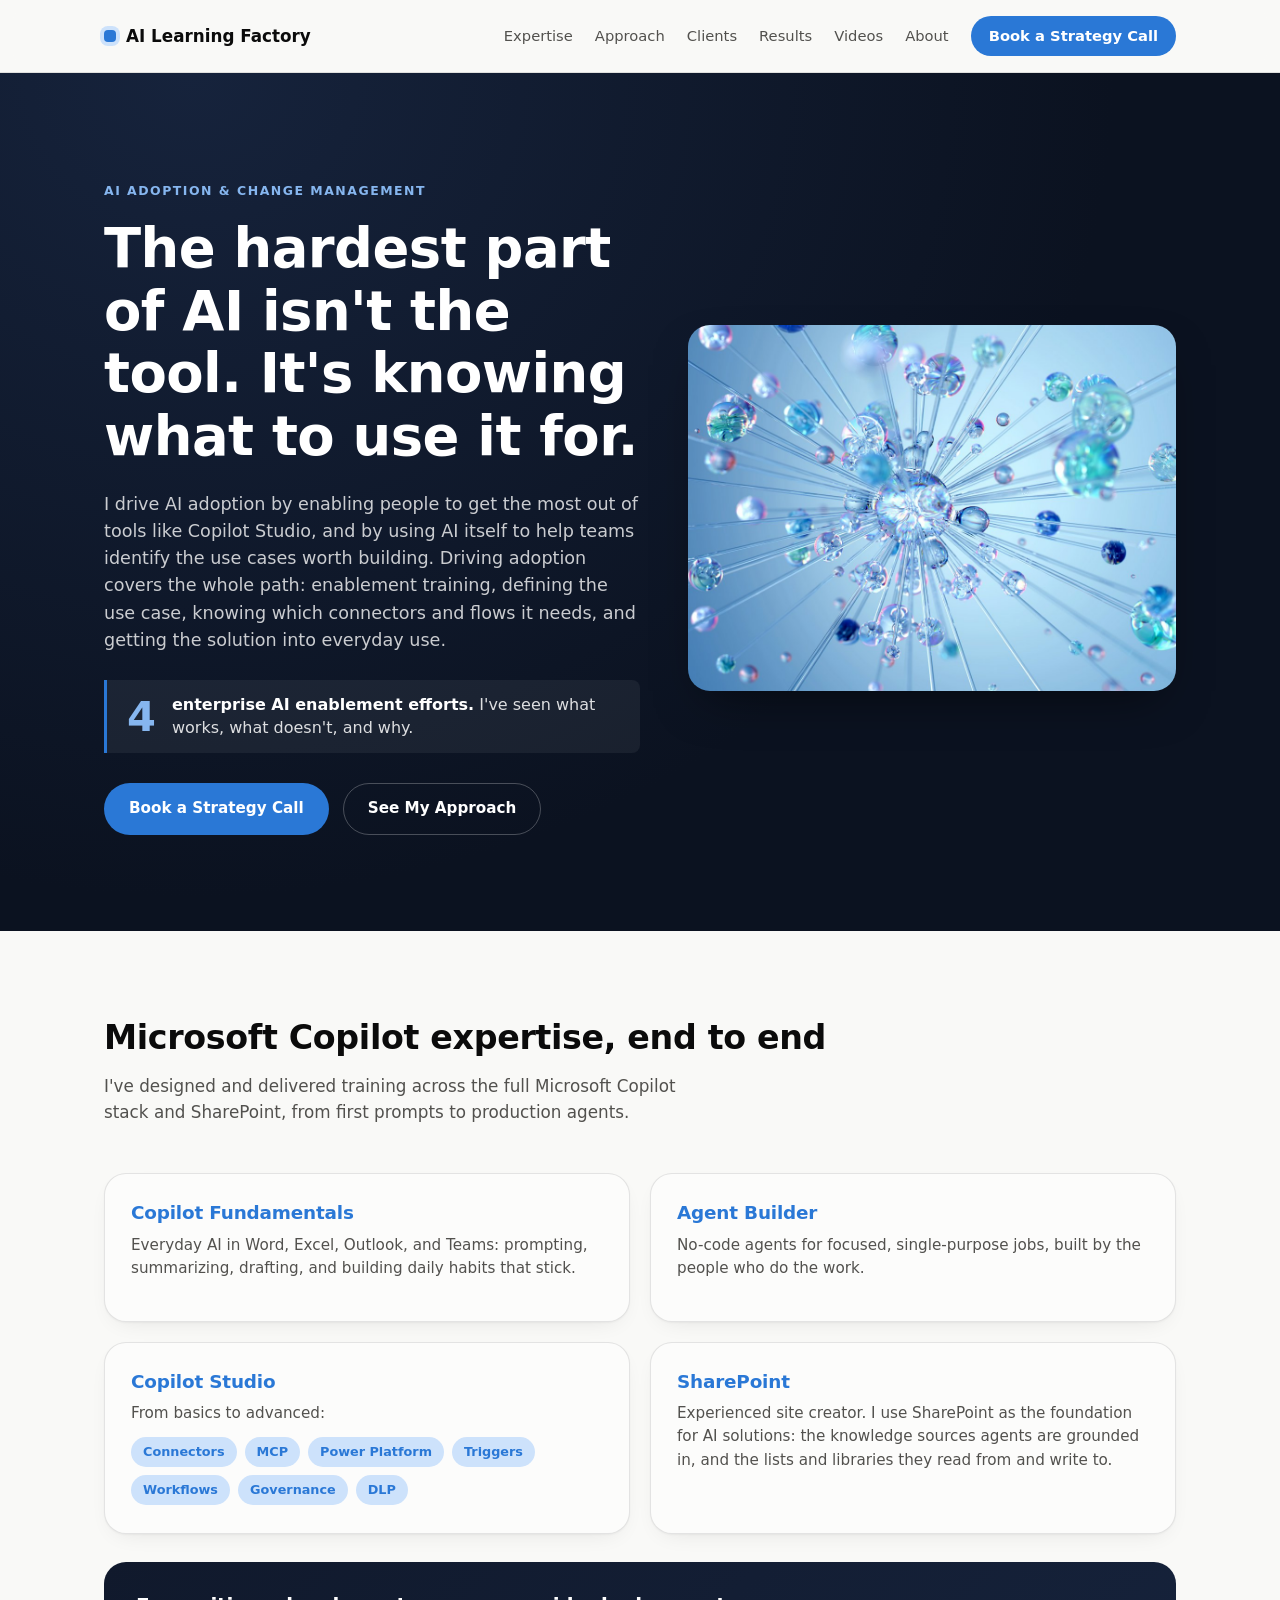
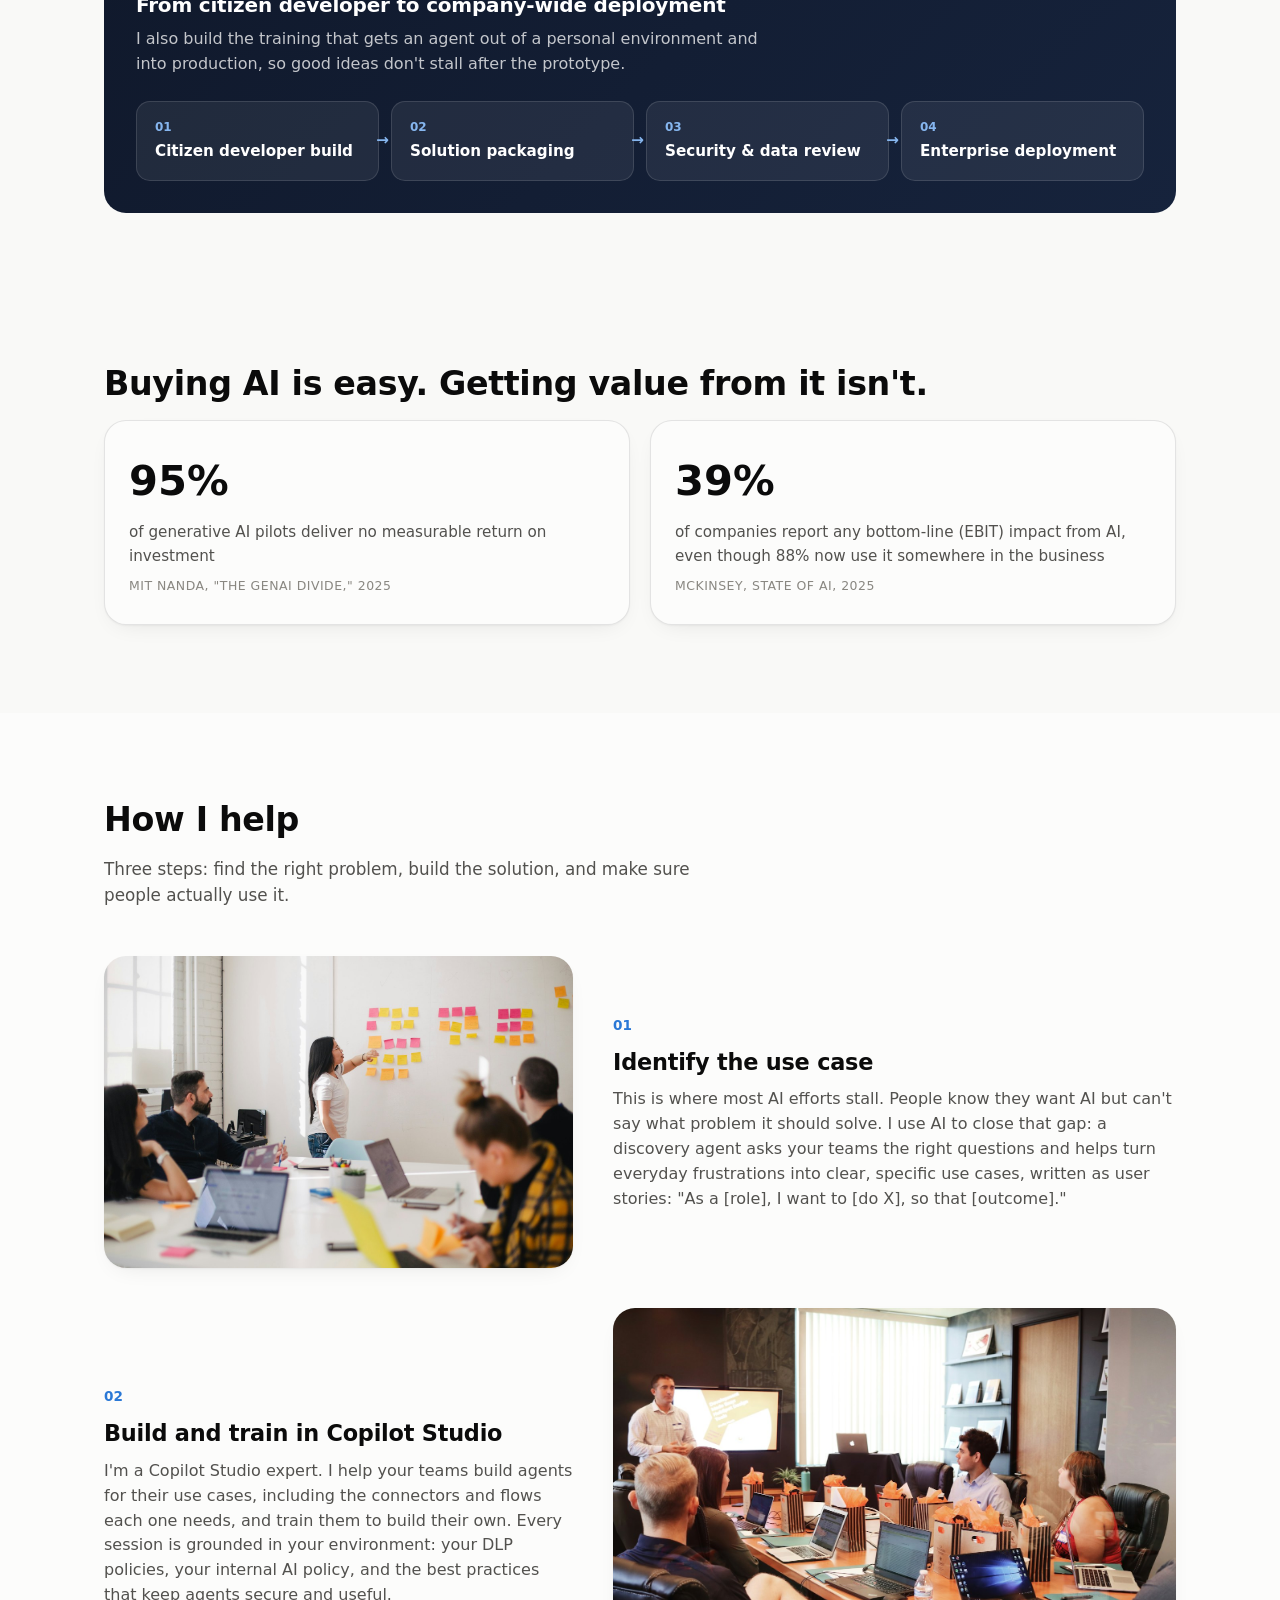
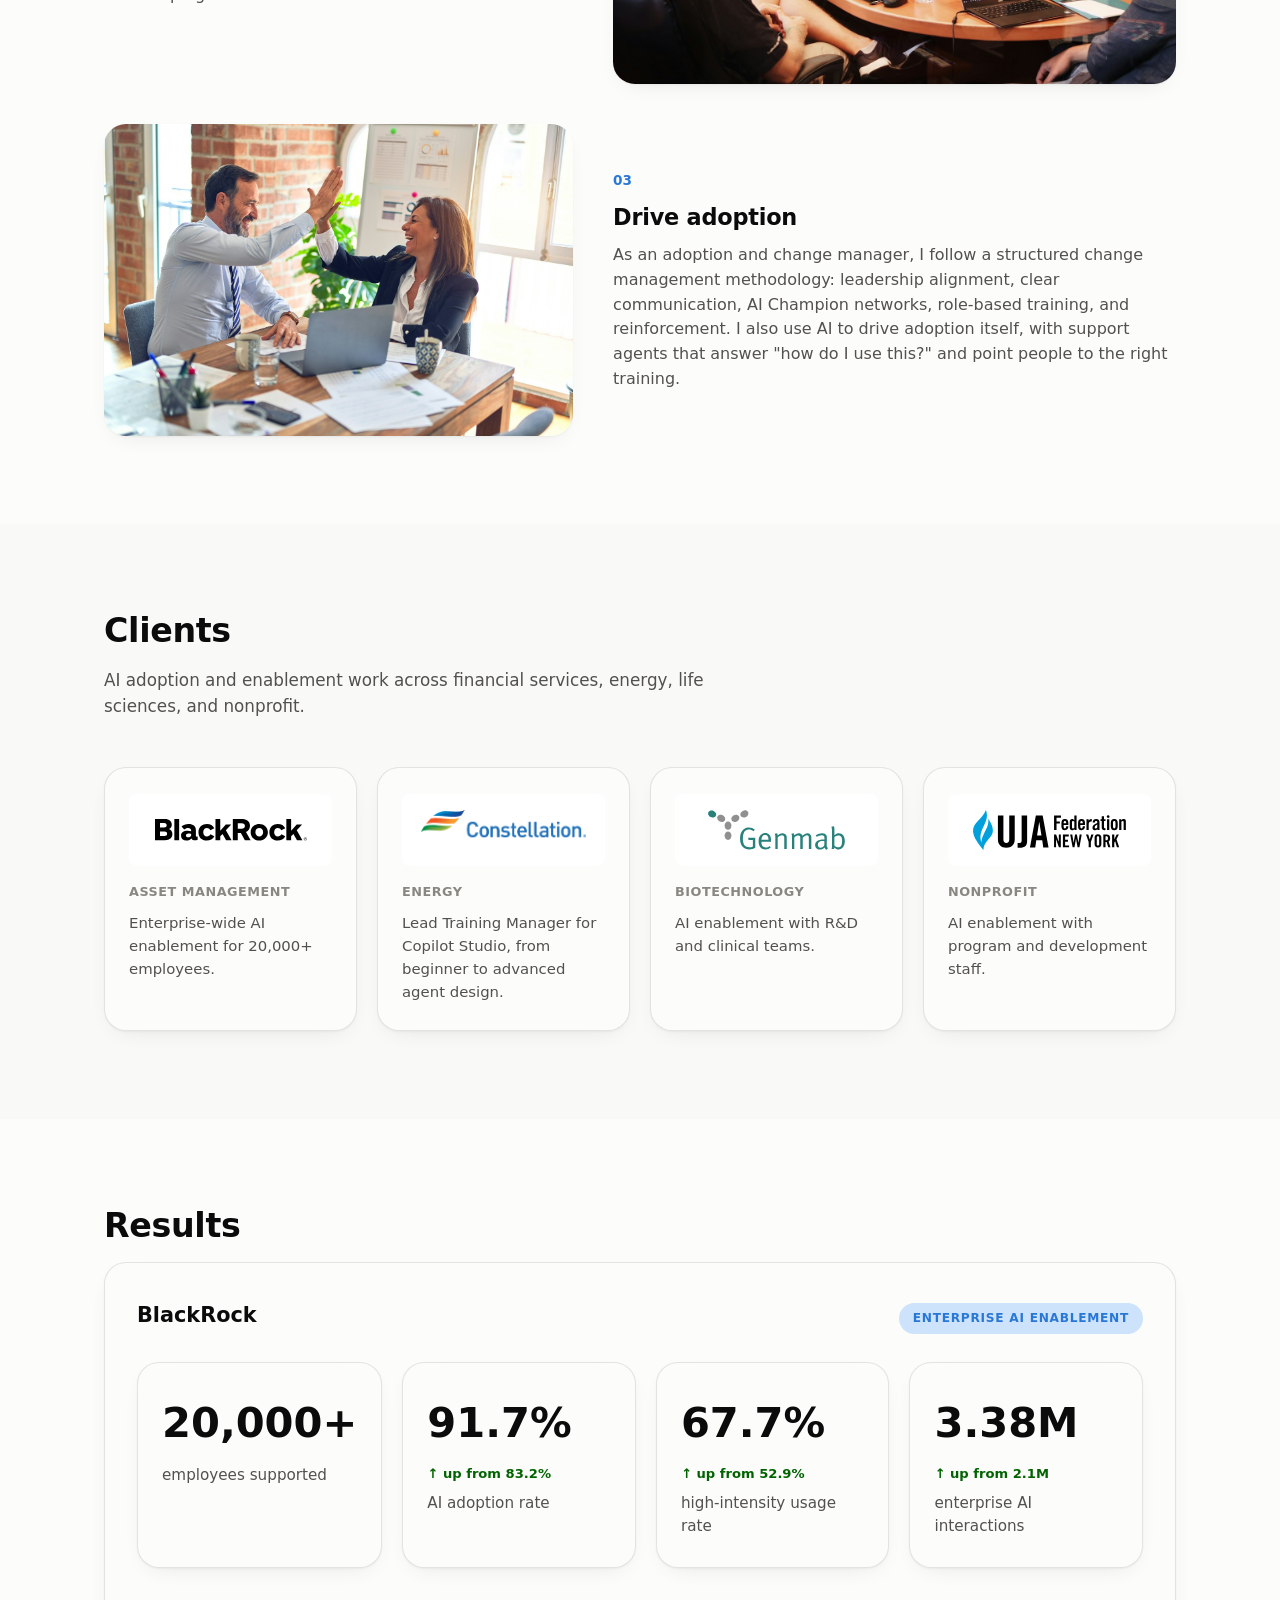
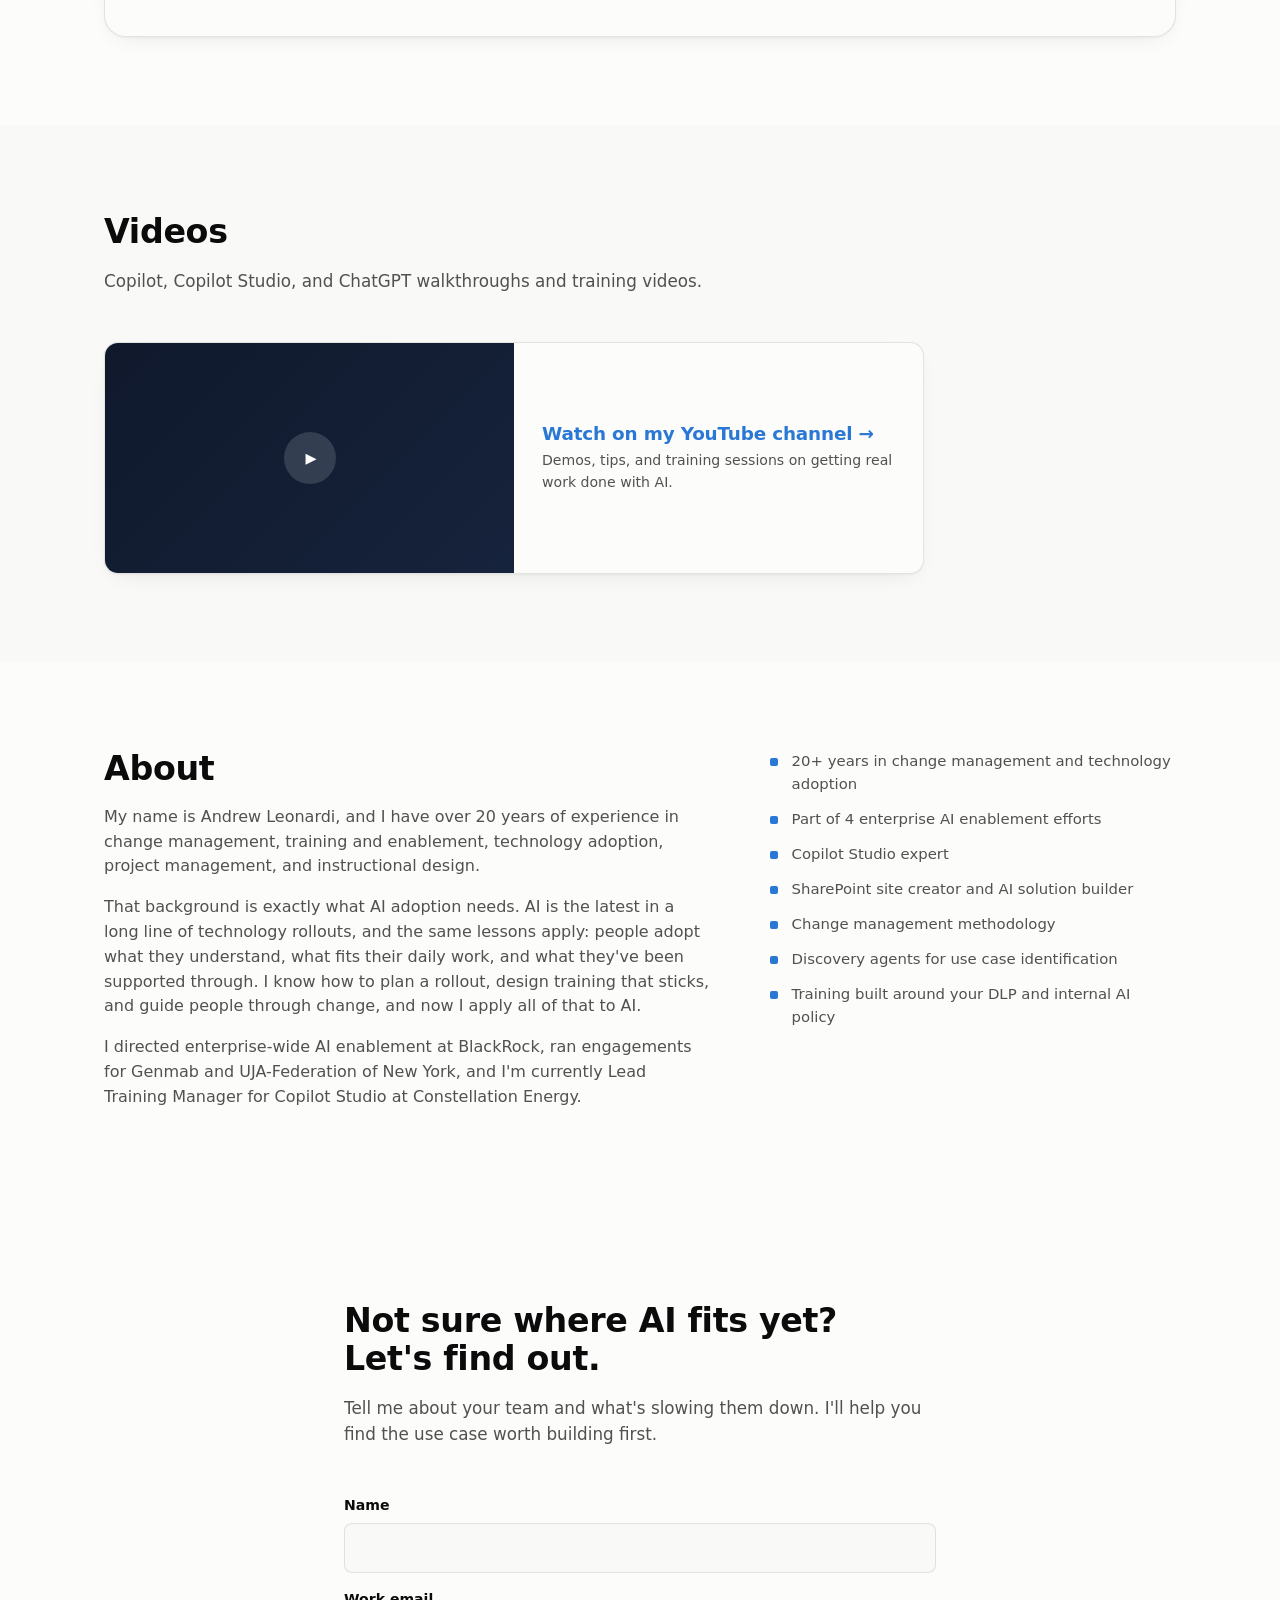
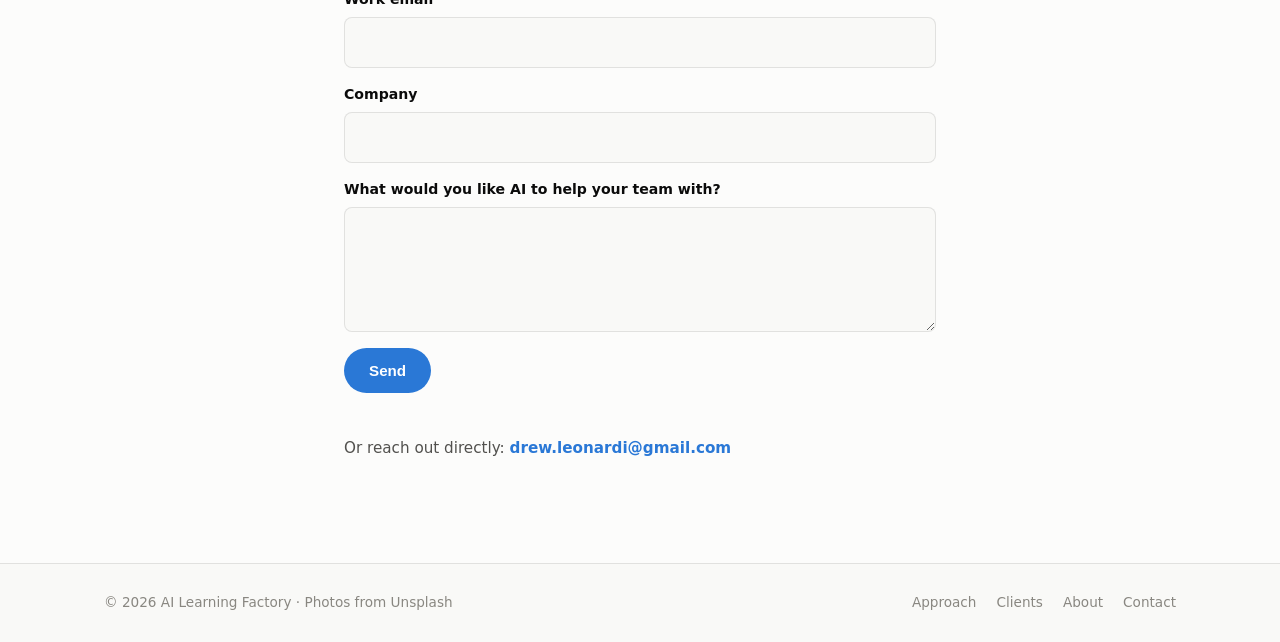
<file: index.html>
<!DOCTYPE html>
<html lang="en">
<head>
<meta charset="UTF-8">
<meta name="viewport" content="width=device-width, initial-scale=1.0">
<title>AI Learning Factory — AI Adoption &amp; Change Management</title>
<meta name="description" content="AI Learning Factory helps organizations find the right AI use cases, build them in Copilot Studio, and drive real adoption through proven change management.">
<link rel="stylesheet" href="styles.css">
</head>
<body>

<a class="skip-link" href="#main">Skip to content</a>

<header class="site-header" id="top">
  <div class="wrap header-inner">
    <a class="brand" href="#top">
      <span class="brand-mark" aria-hidden="true"></span>
      <span class="brand-text">AI Learning Factory</span>
    </a>
    <nav class="site-nav" id="site-nav">
      <a href="#expertise">Expertise</a>
      <a href="#approach">Approach</a>
      <a href="#clients">Clients</a>
      <a href="#results">Results</a>
      <a href="#videos">Videos</a>
      <a href="#about">About</a>
      <a href="#contact" class="nav-cta">Book a Strategy Call</a>
    </nav>
    <button class="nav-toggle" id="nav-toggle" aria-expanded="false" aria-controls="site-nav" aria-label="Toggle menu">
      <span></span><span></span><span></span>
    </button>
  </div>
</header>

<main id="main">

  <!-- HERO -->
  <section class="hero">
    <div class="wrap hero-split">
      <div class="hero-copy">
        <p class="eyebrow">AI Adoption &amp; Change Management</p>
        <h1>The hardest part of AI isn't the tool. It's knowing what to use it for.</h1>
        <p class="hero-sub">
          I drive AI adoption by enabling people to get the most out of tools like Copilot
          Studio, and by using AI itself to help teams identify the use cases worth building.
          Driving adoption covers the whole path: enablement training, defining the use case,
          knowing which connectors and flows it needs, and getting the solution into everyday use.
        </p>
        <div class="hero-proof">
          <span class="hero-proof-num">4</span>
          <span class="hero-proof-text"><strong>enterprise AI enablement efforts.</strong>
            I've seen what works, what doesn't, and why.</span>
        </div>
        <div class="hero-actions">
          <a class="btn btn-primary" href="#contact">Book a Strategy Call</a>
          <a class="btn btn-ghost" href="#approach">See My Approach</a>
        </div>
      </div>
      <!-- Photo: Unsplash (free license), photo-1655720828018-edd2daec9349 -->
      <img class="hero-photo" src="assets/img/hero-ai.jpg" alt="Abstract AI visualization of glass spheres radiating from a central point">
    </div>
  </section>

  <!-- EXPERTISE -->
  <section class="section expertise-section" id="expertise">
    <div class="wrap">
      <h2 class="reveal">Microsoft Copilot expertise, end to end</h2>
      <p class="section-lead reveal">I've designed and delivered training across the full
        Microsoft Copilot stack and SharePoint, from first prompts to production agents.</p>

      <div class="expertise-grid">
        <article class="expertise-card reveal">
          <h3>Copilot Fundamentals</h3>
          <p>Everyday AI in Word, Excel, Outlook, and Teams: prompting, summarizing, drafting,
            and building daily habits that stick.</p>
        </article>
        <article class="expertise-card reveal">
          <h3>Agent Builder</h3>
          <p>No-code agents for focused, single-purpose jobs, built by the people who do the
            work.</p>
        </article>
        <article class="expertise-card reveal">
          <h3>Copilot Studio</h3>
          <p>From basics to advanced:</p>
          <ul class="tag-list">
            <li>Connectors</li>
            <li>MCP</li>
            <li>Power Platform</li>
            <li>Triggers</li>
            <li>Workflows</li>
            <li>Governance</li>
            <li>DLP</li>
          </ul>
        </article>
        <article class="expertise-card reveal">
          <h3>SharePoint</h3>
          <p>Experienced site creator. I use SharePoint as the foundation for AI solutions:
            the knowledge sources agents are grounded in, and the lists and libraries they read
            from and write to.</p>
        </article>
      </div>

      <div class="deploy-path reveal">
        <h3>From citizen developer to company-wide deployment</h3>
        <p>I also build the training that gets an agent out of a personal environment and into
          production, so good ideas don't stall after the prototype.</p>
        <ol class="deploy-steps">
          <li><span>Citizen developer build</span></li>
          <li><span>Solution packaging</span></li>
          <li><span>Security &amp; data review</span></li>
          <li><span>Enterprise deployment</span></li>
        </ol>
      </div>
    </div>
  </section>

  <!-- PROBLEM / STATS -->
  <section class="section stats-section reveal">
    <div class="wrap">
      <h2>Buying AI is easy. Getting value from it isn't.</h2>
      <div class="stat-grid stat-grid--two">
        <div class="stat-tile">
          <span class="stat-value">95%</span>
          <span class="stat-label">of generative AI pilots deliver no measurable return on
            investment</span>
          <!-- Source verified via web search: MIT NANDA, "The GenAI Divide: State of AI in
               Business 2025" (July 2025), widely reported incl. Fortune -->
          <span class="stat-source">MIT NANDA, "The GenAI Divide," 2025</span>
        </div>
        <div class="stat-tile">
          <span class="stat-value">39%</span>
          <span class="stat-label">of companies report any bottom-line (EBIT) impact from AI,
            even though 88% now use it somewhere in the business</span>
          <!-- Source verified via web search: McKinsey, "The State of AI: Global Survey 2025"
               (fielded June-July 2025), mckinsey.com -->
          <span class="stat-source">McKinsey, State of AI, 2025</span>
        </div>
      </div>
    </div>
  </section>

  <!-- APPROACH -->
  <section class="section section-alt" id="approach">
    <div class="wrap">
      <h2 class="reveal">How I help</h2>
      <p class="section-lead reveal">Three steps: find the right problem, build the solution,
        and make sure people actually use it.</p>

      <div class="step-list">
        <article class="step reveal">
          <!-- Photo: Unsplash (free license), photo-1552664730-d307ca884978 -->
          <img class="step-photo" src="assets/img/use-case-workshop.jpg" alt="Team mapping ideas on sticky notes during a workshop">
          <div class="step-body">
            <span class="pillar-index">01</span>
            <h3>Identify the use case</h3>
            <p>
              This is where most AI efforts stall. People know they want AI but can't say what
              problem it should solve. I use AI to close that gap: a discovery agent asks your
              teams the right questions and helps turn everyday frustrations into clear, specific
              use cases, written as user stories: "As a [role], I want to [do X], so that
              [outcome]."
            </p>
          </div>
        </article>

        <article class="step reveal">
          <!-- Photo: Unsplash (free license), photo-1542744173-8e7e53415bb0 -->
          <img class="step-photo" src="assets/img/training-session.jpg" alt="Trainer leading a session with colleagues around a conference table">
          <div class="step-body">
            <span class="pillar-index">02</span>
            <h3>Build and train in Copilot Studio</h3>
            <p>
              I'm a Copilot Studio expert. I help your teams build agents for their use cases,
              including the connectors and flows each one needs, and train them to build their
              own. Every session is grounded in your environment: your
              DLP policies, your internal AI policy, and the best practices that keep agents
              secure and useful.
            </p>
          </div>
        </article>

        <article class="step reveal">
          <!-- Photo: Unsplash (free license), photo-1600880292203-757bb62b4baf -->
          <img class="step-photo" src="assets/img/adoption-win.jpg" alt="Two colleagues celebrating a success at their desk">
          <div class="step-body">
            <span class="pillar-index">03</span>
            <h3>Drive adoption</h3>
            <p>
              As an adoption and change manager, I follow a structured change management
              methodology: leadership alignment, clear communication, AI Champion networks,
              role-based training, and reinforcement. I also use AI to drive adoption itself,
              with support agents that answer "how do I use this?" and point people to the
              right training.
            </p>
          </div>
        </article>
      </div>
    </div>
  </section>

  <!-- CLIENTS -->
  <section class="section" id="clients">
    <div class="wrap">
      <h2 class="reveal">Clients</h2>
      <p class="section-lead reveal">AI adoption and enablement work across financial services,
        energy, life sciences, and nonprofit.</p>

      <!-- Logos: BlackRock and Genmab via Wikimedia Commons; Constellation and UJA from each
           company's own website. Confirm each client is OK with logo use before launch. -->
      <div class="client-card-grid">
        <article class="client-card reveal">
          <a class="client-logo-slot" href="https://www.blackrock.com" target="_blank" rel="noopener">
            <img src="assets/logos/blackrock.svg" alt="BlackRock">
          </a>
          <p class="client-blurb-type">Asset management</p>
          <p class="client-blurb-usecase">Enterprise-wide AI enablement for 20,000+ employees.</p>
        </article>
        <article class="client-card reveal">
          <a class="client-logo-slot" href="https://www.constellationenergy.com" target="_blank" rel="noopener">
            <img src="assets/logos/constellation.png" alt="Constellation Energy">
          </a>
          <p class="client-blurb-type">Energy</p>
          <p class="client-blurb-usecase">Lead Training Manager for Copilot Studio, from beginner
            to advanced agent design.</p>
        </article>
        <article class="client-card reveal">
          <a class="client-logo-slot" href="https://www.genmab.com" target="_blank" rel="noopener">
            <img src="assets/logos/genmab.svg" alt="Genmab">
          </a>
          <p class="client-blurb-type">Biotechnology</p>
          <p class="client-blurb-usecase">AI enablement with R&amp;D and clinical teams.</p>
        </article>
        <article class="client-card reveal">
          <a class="client-logo-slot" href="https://www.ujafedny.org" target="_blank" rel="noopener">
            <img src="assets/logos/uja.svg" alt="UJA-Federation of New York">
          </a>
          <p class="client-blurb-type">Nonprofit</p>
          <p class="client-blurb-usecase">AI enablement with program and development staff.</p>
        </article>
      </div>
    </div>
  </section>

  <!-- RESULTS / CASE STUDY -->
  <section class="section section-alt" id="results">
    <div class="wrap">
      <h2 class="reveal">Results</h2>

      <div class="case-study reveal">
        <div class="case-study-head">
          <span class="case-study-client">BlackRock</span>
          <span class="case-study-tag">Enterprise AI Enablement</span>
        </div>

        <div class="stat-grid case-study-stats">
          <div class="stat-tile">
            <span class="stat-value">20,000+</span>
            <span class="stat-label">employees supported</span>
          </div>
          <div class="stat-tile">
            <span class="stat-value">91.7%</span>
            <span class="stat-delta">&#8593; up from 83.2%</span>
            <span class="stat-label">AI adoption rate</span>
          </div>
          <div class="stat-tile">
            <span class="stat-value">67.7%</span>
            <span class="stat-delta">&#8593; up from 52.9%</span>
            <span class="stat-label">high-intensity usage rate</span>
          </div>
          <div class="stat-tile">
            <span class="stat-value">3.38M</span>
            <span class="stat-delta">&#8593; up from 2.1M</span>
            <span class="stat-label">enterprise AI interactions</span>
          </div>
        </div>
      </div>
    </div>
  </section>

  <!-- VIDEOS -->
  <section class="section" id="videos">
    <div class="wrap">
      <h2 class="reveal">Videos</h2>
      <p class="section-lead reveal">Copilot, Copilot Studio, and ChatGPT walkthroughs and
        training videos.</p>

      <a class="video-card reveal" href="https://www.youtube.com/@Dleo8472" target="_blank" rel="noopener">
        <div class="portfolio-thumb" aria-hidden="true">
          <span class="portfolio-play">&#9654;</span>
        </div>
        <div class="portfolio-body">
          <h4>Watch on my YouTube channel &rarr;</h4>
          <p>Demos, tips, and training sessions on getting real work done with AI.</p>
        </div>
      </a>
    </div>
  </section>

  <!-- ABOUT -->
  <section class="section section-alt" id="about">
    <div class="wrap about-grid">
      <div class="reveal">
        <h2>About</h2>
        <p>
          My name is Andrew Leonardi, and I have over 20 years of experience in change
          management, training and enablement, technology adoption, project management, and
          instructional design.
        </p>
        <p>
          That background is exactly what AI adoption needs. AI is the latest in a long line of
          technology rollouts, and the same lessons apply: people adopt what they understand,
          what fits their daily work, and what they've been supported through. I know how to
          plan a rollout, design training that sticks, and guide people through change, and
          now I apply all of that to AI.
        </p>
        <p>
          I directed enterprise-wide AI enablement at BlackRock, ran engagements for Genmab and
          UJA-Federation of New York, and I'm currently Lead Training Manager for Copilot Studio
          at Constellation Energy.
        </p>
      </div>
      <div class="about-cred reveal">
        <ul>
          <li>20+ years in change management and technology adoption</li>
          <li>Part of 4 enterprise AI enablement efforts</li>
          <li>Copilot Studio expert</li>
          <li>SharePoint site creator and AI solution builder</li>
          <li>Change management methodology</li>
          <li>Discovery agents for use case identification</li>
          <li>Training built around your DLP and internal AI policy</li>
        </ul>
      </div>
    </div>
  </section>

  <!-- CONTACT -->
  <section class="section section-contact" id="contact">
    <div class="wrap contact-inner">
      <h2 class="reveal">Not sure where AI fits yet? Let's find out.</h2>
      <p class="section-lead reveal">
        Tell me about your team and what's slowing them down. I'll help you find the use case
        worth building first.
      </p>

      <!-- No backend: submitting opens a prefilled email to drew.leonardi@gmail.com via
           script.js. Swap for a real Formspree/Netlify Forms endpoint later if preferred. -->
      <form class="contact-form reveal" id="contact-form" action="#" method="POST">
        <div class="form-row">
          <label for="name">Name</label>
          <input type="text" id="name" name="name" required>
        </div>
        <div class="form-row">
          <label for="email">Work email</label>
          <input type="email" id="email" name="email" required>
        </div>
        <div class="form-row">
          <label for="company">Company</label>
          <input type="text" id="company" name="company">
        </div>
        <div class="form-row">
          <label for="message">What would you like AI to help your team with?</label>
          <textarea id="message" name="message" rows="4" required></textarea>
        </div>
        <button type="submit" class="btn btn-primary">Send</button>
        <p class="form-note" id="form-note"></p>
      </form>

      <p class="contact-direct">
        Or reach out directly:
        <a href="mailto:drew.leonardi@gmail.com">drew.leonardi@gmail.com</a>
      </p>
    </div>
  </section>

</main>

<footer class="site-footer">
  <div class="wrap footer-inner">
    <span>&copy; <span id="year"></span> AI Learning Factory &middot; Photos from Unsplash</span>
    <nav class="footer-nav">
      <a href="#approach">Approach</a>
      <a href="#clients">Clients</a>
      <a href="#about">About</a>
      <a href="#contact">Contact</a>
    </nav>
  </div>
</footer>

<script src="script.js"></script>
</body>
</html>
</file>
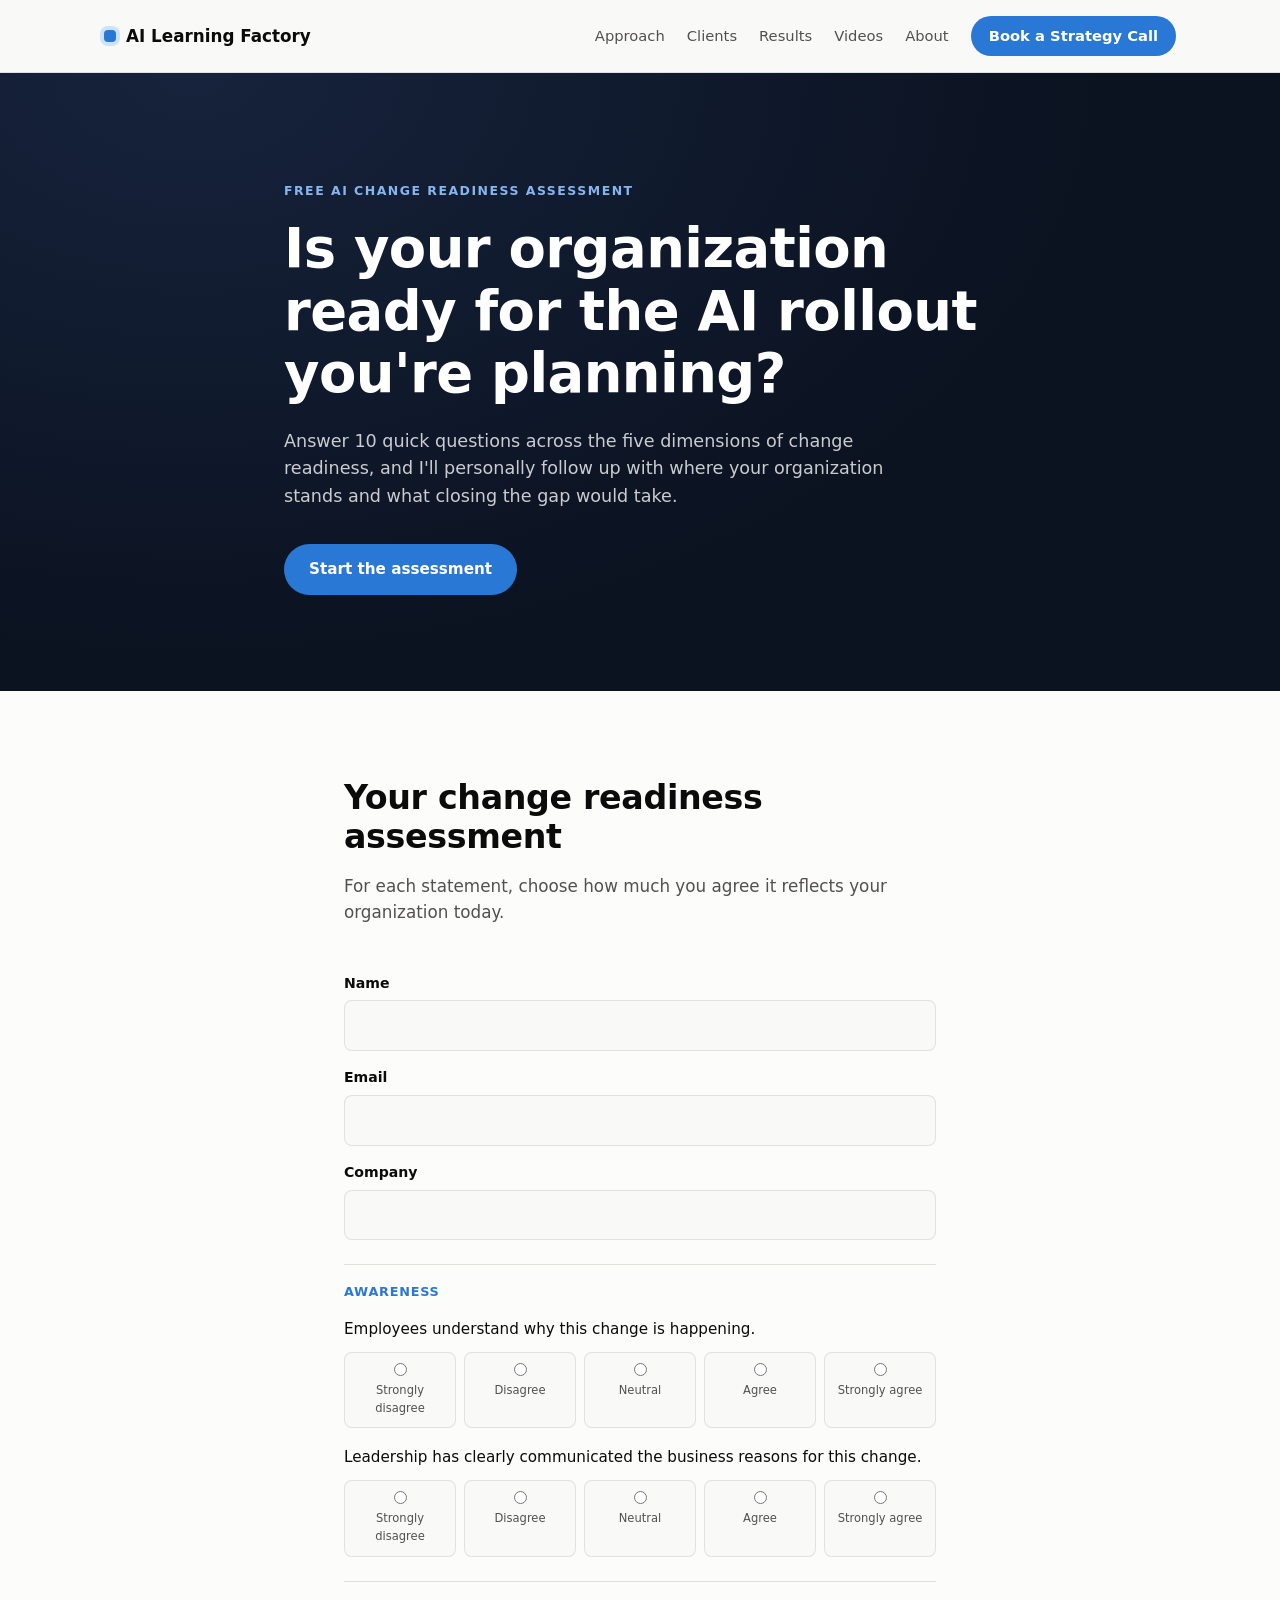
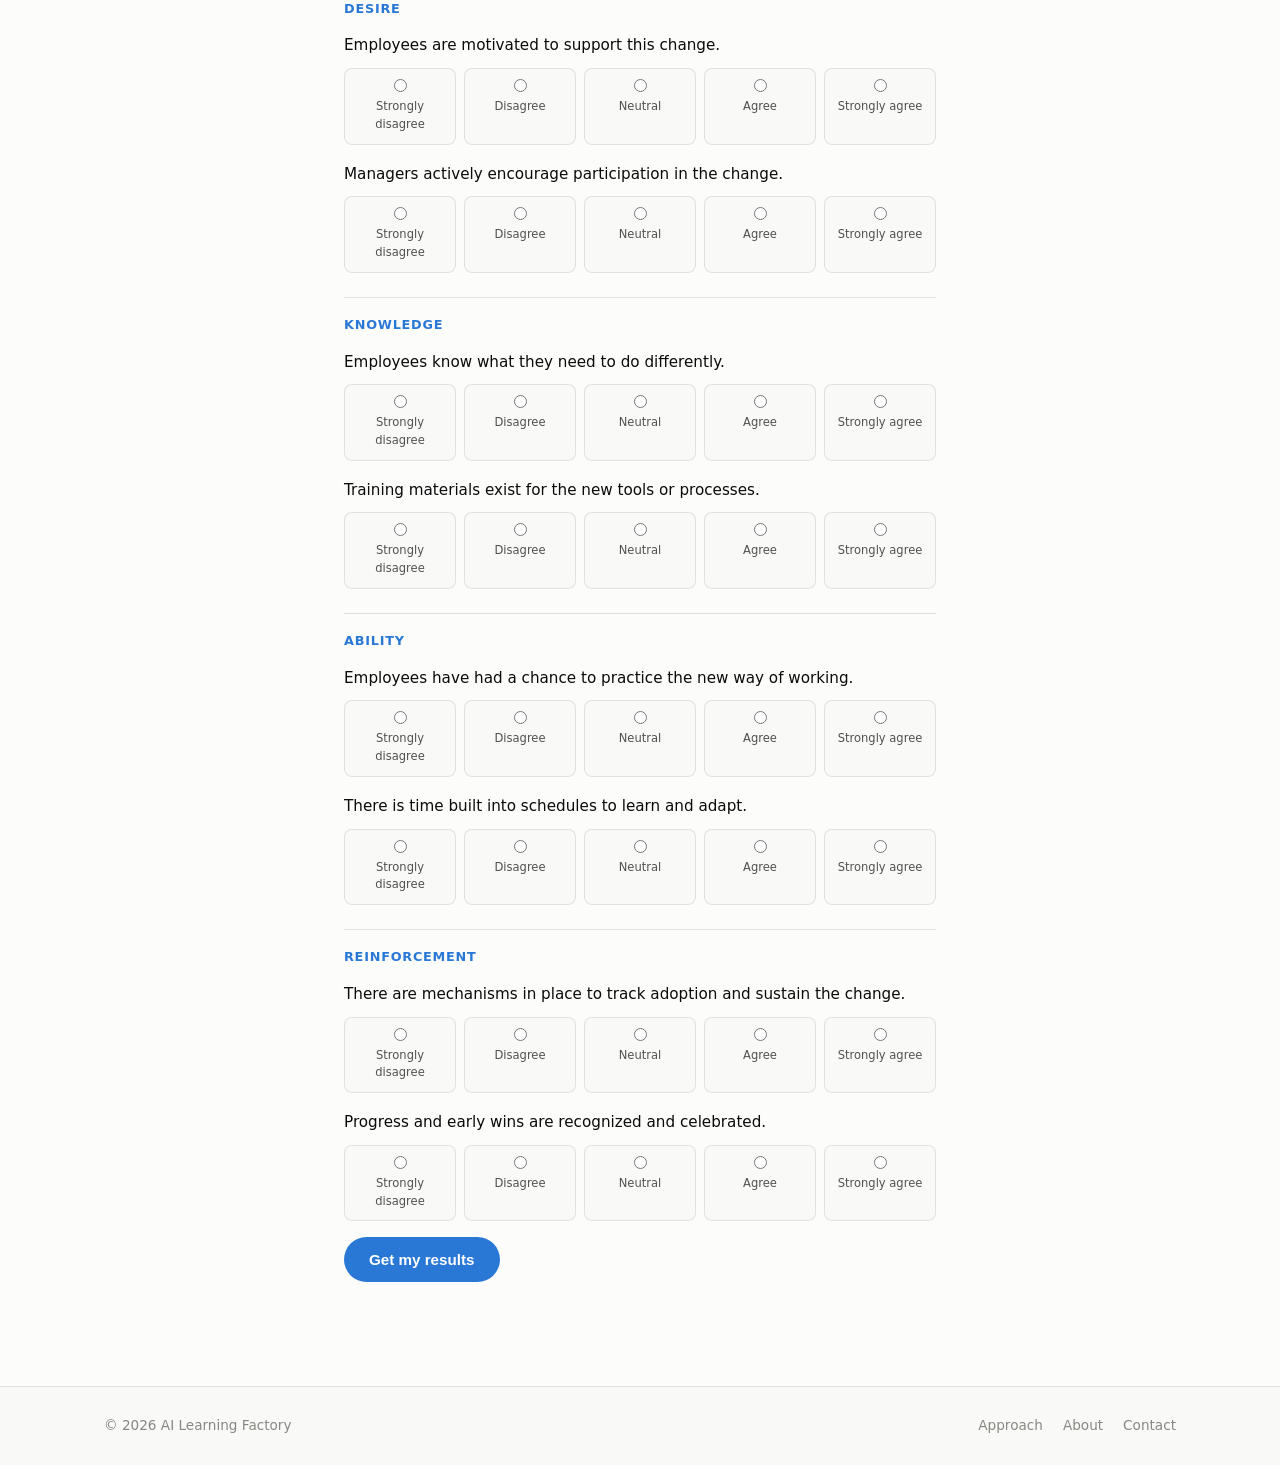
<file: assessment.html>
<!DOCTYPE html>
<html lang="en">
<head>
<meta charset="UTF-8">
<meta name="viewport" content="width=device-width, initial-scale=1.0">
<title>Free AI Change Readiness Assessment — AI Learning Factory</title>
<meta name="description" content="Take a free 2-minute AI change readiness assessment and get a personalized video walkthrough of your results, plus a full PDF report.">
<link rel="stylesheet" href="styles.css">
</head>
<body>

<a class="skip-link" href="#main">Skip to content</a>

<header class="site-header" id="top">
  <div class="wrap header-inner">
    <a class="brand" href="index.html">
      <span class="brand-mark" aria-hidden="true"></span>
      <span class="brand-text">AI Learning Factory</span>
    </a>
    <nav class="site-nav" id="site-nav">
      <a href="index.html#approach">Approach</a>
      <a href="index.html#clients">Clients</a>
      <a href="index.html#results">Results</a>
      <a href="index.html#videos">Videos</a>
      <a href="index.html#about">About</a>
      <a href="index.html#contact" class="nav-cta">Book a Strategy Call</a>
    </nav>
    <button class="nav-toggle" id="nav-toggle" aria-expanded="false" aria-controls="site-nav" aria-label="Toggle menu">
      <span></span><span></span><span></span>
    </button>
  </div>
</header>

<main id="main">

  <!-- HERO -->
  <section class="hero">
    <div class="wrap hero-inner">
      <p class="eyebrow">Free AI Change Readiness Assessment</p>
      <h1>Is your organization ready for the AI rollout you're planning?</h1>
      <p class="hero-sub">
        Answer 10 quick questions across the five dimensions of change readiness, and I'll
        personally follow up with where your organization stands and what closing the gap would
        take.
      </p>
      <div class="hero-actions">
        <a class="btn btn-primary" href="#assessment-form">Start the assessment</a>
      </div>
    </div>
  </section>

  <!-- FORM -->
  <section class="section section-contact" id="assessment-form">
    <div class="wrap contact-inner">
      <h2 class="reveal">Your change readiness assessment</h2>
      <p class="section-lead reveal">
        For each statement, choose how much you agree it reflects your organization today.
      </p>

      <!-- No backend: submitting opens a prefilled email to drew.leonardi@gmail.com with the
           answers below. Point "action" at a real assessment pipeline if one gets built later. -->
      <form class="contact-form reveal" id="assessment-form-el" action="#" method="POST">
        <div class="form-row">
          <label for="name">Name</label>
          <input type="text" id="name" name="name" required>
        </div>
        <div class="form-row">
          <label for="email">Email</label>
          <input type="email" id="email" name="email" required>
        </div>
        <div class="form-row">
          <label for="company">Company</label>
          <input type="text" id="company" name="company" required>
        </div>

        <div class="question-group">
          <h3 class="question-group-title">Awareness</h3>
          <div class="question">
            <p class="question-text">Employees understand why this change is happening.</p>
            <div class="likert" role="radiogroup" aria-label="Employees understand why this change is happening.">
              <label><input type="radio" name="q1" value="1" required><span>Strongly disagree</span></label>
              <label><input type="radio" name="q1" value="2"><span>Disagree</span></label>
              <label><input type="radio" name="q1" value="3"><span>Neutral</span></label>
              <label><input type="radio" name="q1" value="4"><span>Agree</span></label>
              <label><input type="radio" name="q1" value="5"><span>Strongly agree</span></label>
            </div>
          </div>
          <div class="question">
            <p class="question-text">Leadership has clearly communicated the business reasons for this change.</p>
            <div class="likert" role="radiogroup" aria-label="Leadership has clearly communicated the business reasons for this change.">
              <label><input type="radio" name="q2" value="1" required><span>Strongly disagree</span></label>
              <label><input type="radio" name="q2" value="2"><span>Disagree</span></label>
              <label><input type="radio" name="q2" value="3"><span>Neutral</span></label>
              <label><input type="radio" name="q2" value="4"><span>Agree</span></label>
              <label><input type="radio" name="q2" value="5"><span>Strongly agree</span></label>
            </div>
          </div>
        </div>

        <div class="question-group">
          <h3 class="question-group-title">Desire</h3>
          <div class="question">
            <p class="question-text">Employees are motivated to support this change.</p>
            <div class="likert" role="radiogroup" aria-label="Employees are motivated to support this change.">
              <label><input type="radio" name="q3" value="1" required><span>Strongly disagree</span></label>
              <label><input type="radio" name="q3" value="2"><span>Disagree</span></label>
              <label><input type="radio" name="q3" value="3"><span>Neutral</span></label>
              <label><input type="radio" name="q3" value="4"><span>Agree</span></label>
              <label><input type="radio" name="q3" value="5"><span>Strongly agree</span></label>
            </div>
          </div>
          <div class="question">
            <p class="question-text">Managers actively encourage participation in the change.</p>
            <div class="likert" role="radiogroup" aria-label="Managers actively encourage participation in the change.">
              <label><input type="radio" name="q4" value="1" required><span>Strongly disagree</span></label>
              <label><input type="radio" name="q4" value="2"><span>Disagree</span></label>
              <label><input type="radio" name="q4" value="3"><span>Neutral</span></label>
              <label><input type="radio" name="q4" value="4"><span>Agree</span></label>
              <label><input type="radio" name="q4" value="5"><span>Strongly agree</span></label>
            </div>
          </div>
        </div>

        <div class="question-group">
          <h3 class="question-group-title">Knowledge</h3>
          <div class="question">
            <p class="question-text">Employees know what they need to do differently.</p>
            <div class="likert" role="radiogroup" aria-label="Employees know what they need to do differently.">
              <label><input type="radio" name="q5" value="1" required><span>Strongly disagree</span></label>
              <label><input type="radio" name="q5" value="2"><span>Disagree</span></label>
              <label><input type="radio" name="q5" value="3"><span>Neutral</span></label>
              <label><input type="radio" name="q5" value="4"><span>Agree</span></label>
              <label><input type="radio" name="q5" value="5"><span>Strongly agree</span></label>
            </div>
          </div>
          <div class="question">
            <p class="question-text">Training materials exist for the new tools or processes.</p>
            <div class="likert" role="radiogroup" aria-label="Training materials exist for the new tools or processes.">
              <label><input type="radio" name="q6" value="1" required><span>Strongly disagree</span></label>
              <label><input type="radio" name="q6" value="2"><span>Disagree</span></label>
              <label><input type="radio" name="q6" value="3"><span>Neutral</span></label>
              <label><input type="radio" name="q6" value="4"><span>Agree</span></label>
              <label><input type="radio" name="q6" value="5"><span>Strongly agree</span></label>
            </div>
          </div>
        </div>

        <div class="question-group">
          <h3 class="question-group-title">Ability</h3>
          <div class="question">
            <p class="question-text">Employees have had a chance to practice the new way of working.</p>
            <div class="likert" role="radiogroup" aria-label="Employees have had a chance to practice the new way of working.">
              <label><input type="radio" name="q7" value="1" required><span>Strongly disagree</span></label>
              <label><input type="radio" name="q7" value="2"><span>Disagree</span></label>
              <label><input type="radio" name="q7" value="3"><span>Neutral</span></label>
              <label><input type="radio" name="q7" value="4"><span>Agree</span></label>
              <label><input type="radio" name="q7" value="5"><span>Strongly agree</span></label>
            </div>
          </div>
          <div class="question">
            <p class="question-text">There is time built into schedules to learn and adapt.</p>
            <div class="likert" role="radiogroup" aria-label="There is time built into schedules to learn and adapt.">
              <label><input type="radio" name="q8" value="1" required><span>Strongly disagree</span></label>
              <label><input type="radio" name="q8" value="2"><span>Disagree</span></label>
              <label><input type="radio" name="q8" value="3"><span>Neutral</span></label>
              <label><input type="radio" name="q8" value="4"><span>Agree</span></label>
              <label><input type="radio" name="q8" value="5"><span>Strongly agree</span></label>
            </div>
          </div>
        </div>

        <div class="question-group">
          <h3 class="question-group-title">Reinforcement</h3>
          <div class="question">
            <p class="question-text">There are mechanisms in place to track adoption and sustain the change.</p>
            <div class="likert" role="radiogroup" aria-label="There are mechanisms in place to track adoption and sustain the change.">
              <label><input type="radio" name="q9" value="1" required><span>Strongly disagree</span></label>
              <label><input type="radio" name="q9" value="2"><span>Disagree</span></label>
              <label><input type="radio" name="q9" value="3"><span>Neutral</span></label>
              <label><input type="radio" name="q9" value="4"><span>Agree</span></label>
              <label><input type="radio" name="q9" value="5"><span>Strongly agree</span></label>
            </div>
          </div>
          <div class="question">
            <p class="question-text">Progress and early wins are recognized and celebrated.</p>
            <div class="likert" role="radiogroup" aria-label="Progress and early wins are recognized and celebrated.">
              <label><input type="radio" name="q10" value="1" required><span>Strongly disagree</span></label>
              <label><input type="radio" name="q10" value="2"><span>Disagree</span></label>
              <label><input type="radio" name="q10" value="3"><span>Neutral</span></label>
              <label><input type="radio" name="q10" value="4"><span>Agree</span></label>
              <label><input type="radio" name="q10" value="5"><span>Strongly agree</span></label>
            </div>
          </div>
        </div>

        <button type="submit" class="btn btn-primary">Get my results</button>
        <p class="form-note" id="assessment-form-note"></p>
      </form>
    </div>
  </section>

</main>

<footer class="site-footer">
  <div class="wrap footer-inner">
    <span>&copy; <span id="year"></span> AI Learning Factory</span>
    <nav class="footer-nav">
      <a href="index.html#approach">Approach</a>
      <a href="index.html#about">About</a>
      <a href="index.html#contact">Contact</a>
    </nav>
  </div>
</footer>

<script src="script.js"></script>
<script>
  document.getElementById('assessment-form-el').addEventListener('submit', function (event) {
    event.preventDefault();
    var form = event.target;
    var name = form.name.value.trim();
    var email = form.email.value.trim();
    var company = form.company.value.trim();

    var answers = [];
    document.querySelectorAll('.question').forEach(function (q) {
      var text = q.querySelector('.question-text').textContent.trim();
      var checked = q.querySelector('input[type="radio"]:checked');
      var answer = checked ? checked.nextElementSibling.textContent.trim() : '(no answer)';
      answers.push(text + ' — ' + answer);
    });

    var subject = 'AI change readiness assessment' + (company ? ' — ' + company : '');
    var bodyParts = ['Name: ' + name, 'Email: ' + email]
      .concat(company ? ['Company: ' + company] : [])
      .concat([''], answers);

    var mailtoUrl = 'mailto:drew.leonardi@gmail.com' +
      '?subject=' + encodeURIComponent(subject) +
      '&body=' + encodeURIComponent(bodyParts.join('\n'));

    window.location.href = mailtoUrl;

    var note = document.getElementById('assessment-form-note');
    note.style.color = 'var(--text-muted)';
    note.textContent = 'Opening your email client to send me your answers — I\'ll personally follow up with your readiness readout.';
  });
</script>
</body>
</html>
</file>
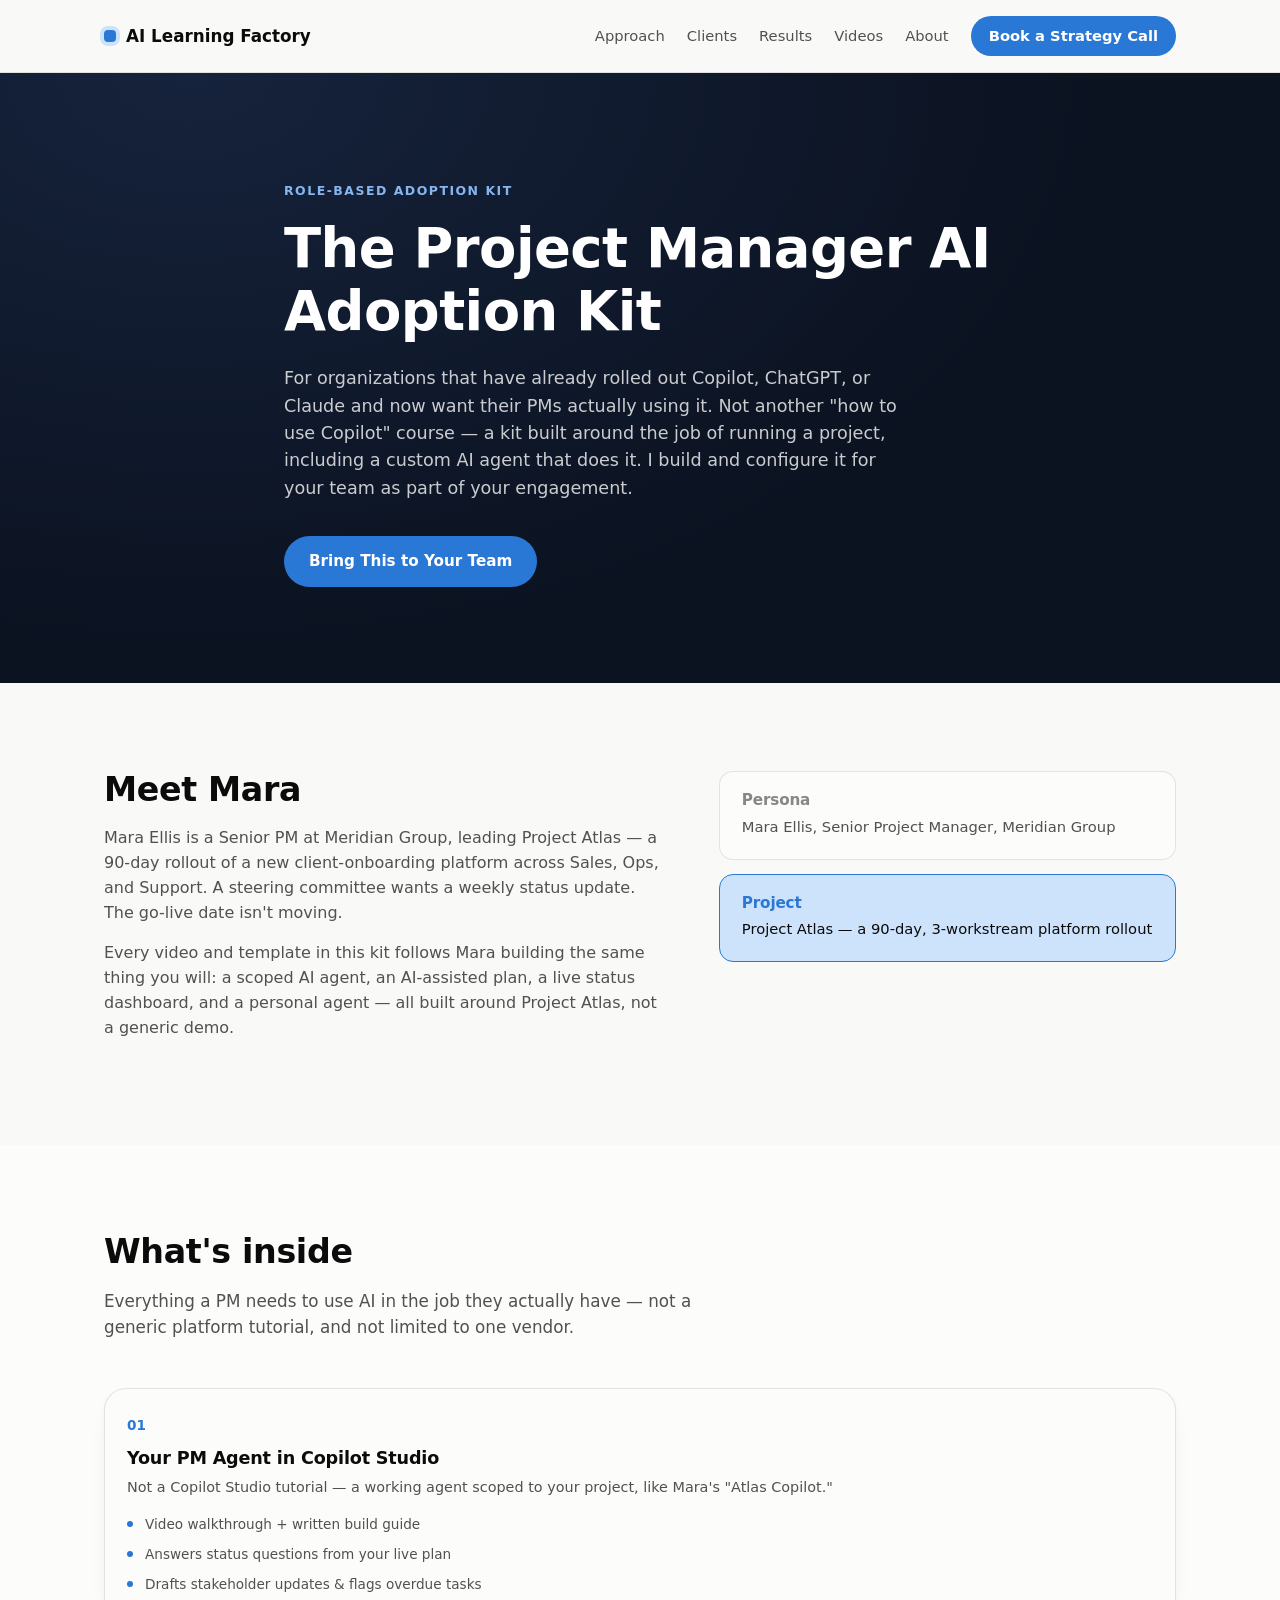
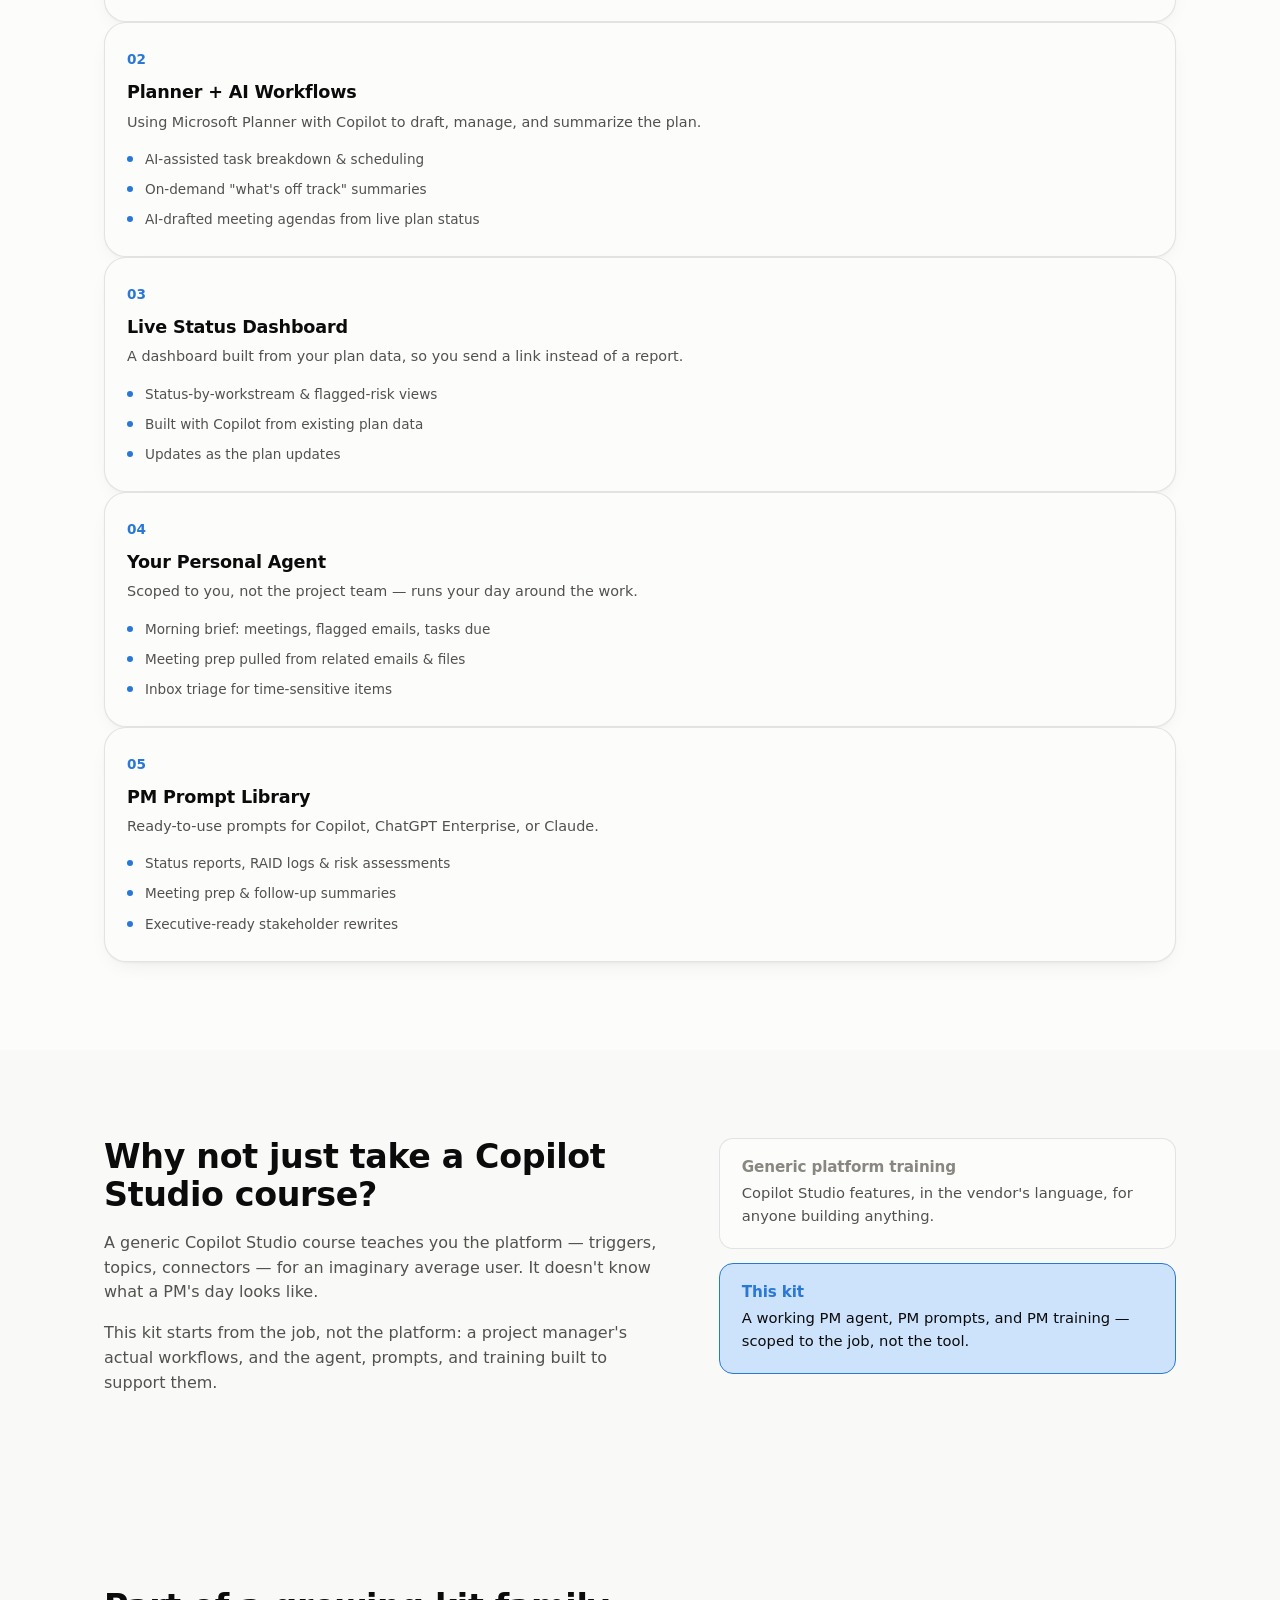
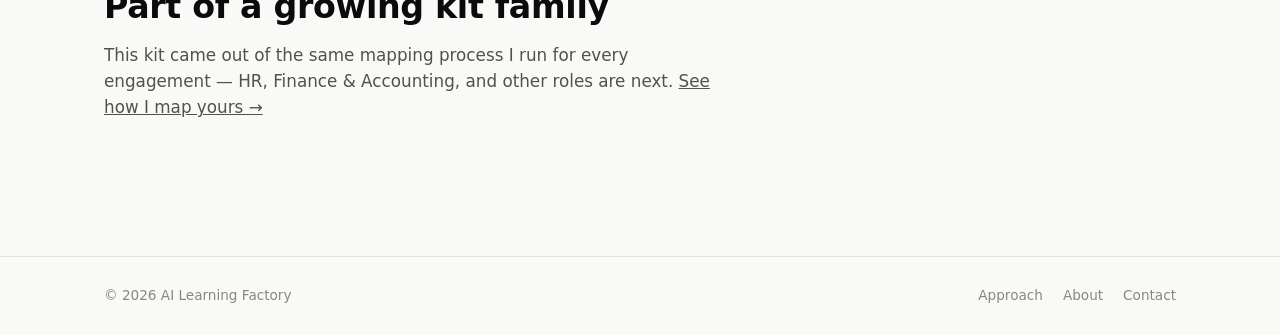
<file: project-manager-kit.html>
<!DOCTYPE html>
<html lang="en">
<head>
<meta charset="UTF-8">
<meta name="viewport" content="width=device-width, initial-scale=1.0">
<title>Project Manager AI Adoption Kit — AI Learning Factory</title>
<meta name="description" content="A role-based AI adoption kit for Project Managers — Planner + AI workflows, a custom PM agent built in Copilot Studio, and a PM-specific prompt library. Built and delivered by AI Learning Factory as part of the Enterprise AI Adoption Kit family.">
<link rel="stylesheet" href="styles.css">
</head>
<body>

<a class="skip-link" href="#main">Skip to content</a>

<header class="site-header" id="top">
  <div class="wrap header-inner">
    <a class="brand" href="index.html">
      <span class="brand-mark" aria-hidden="true"></span>
      <span class="brand-text">AI Learning Factory</span>
    </a>
    <nav class="site-nav" id="site-nav">
      <a href="index.html#approach">Approach</a>
      <a href="index.html#clients">Clients</a>
      <a href="index.html#results">Results</a>
      <a href="index.html#videos">Videos</a>
      <a href="index.html#about">About</a>
      <a href="index.html#contact" class="nav-cta">Book a Strategy Call</a>
    </nav>
    <button class="nav-toggle" id="nav-toggle" aria-expanded="false" aria-controls="site-nav" aria-label="Toggle menu">
      <span></span><span></span><span></span>
    </button>
  </div>
</header>

<main id="main">

  <!-- HERO -->
  <section class="hero">
    <div class="wrap hero-inner">
      <p class="eyebrow">Role-Based Adoption Kit</p>
      <h1>The Project Manager AI Adoption Kit</h1>
      <p class="hero-sub">
        For organizations that have already rolled out Copilot, ChatGPT, or Claude and now want their
        PMs actually using it. Not another "how to use Copilot" course — a kit built around the job of
        running a project, including a custom AI agent that does it. I build and configure it for
        your team as part of your engagement.
      </p>
      <div class="hero-actions">
        <a class="btn btn-primary" href="index.html#contact">Bring This to Your Team</a>
      </div>
    </div>
  </section>

  <!-- SCENARIO -->
  <!-- PLACEHOLDER: persona/company are illustrative — swap for a real client story once available. -->
  <section class="section" id="scenario">
    <div class="wrap why-grid">
      <div class="reveal">
        <h2>Meet Mara</h2>
        <p>
          Mara Ellis is a Senior PM at Meridian Group, leading Project Atlas &mdash; a 90-day
          rollout of a new client-onboarding platform across Sales, Ops, and Support. A steering
          committee wants a weekly status update. The go-live date isn't moving.
        </p>
        <p>
          Every video and template in this kit follows Mara building the same thing you will:
          a scoped AI agent, an AI-assisted plan, a live status dashboard, and a personal agent
          &mdash; all built around Project Atlas, not a generic demo.
        </p>
      </div>
      <div class="why-list reveal">
        <div class="why-item">
          <h4>Persona</h4>
          <p>Mara Ellis, Senior Project Manager, Meridian Group</p>
        </div>
        <div class="why-item why-item--accent">
          <h4>Project</h4>
          <p>Project Atlas &mdash; a 90-day, 3-workstream platform rollout</p>
        </div>
      </div>
    </div>
  </section>

  <!-- WHAT'S INSIDE -->
  <!-- Full source content (narration scripts, storyboards, job aids, prompt library, PPT outline)
       lives in AI-Learning-Factory/outputs/project-manager-kit/ — not published here. Content is
       drafted and matches the engine's established quality bar, but hasn't been reviewed against
       a live Copilot Studio/Planner environment yet. -->
  <section class="section section-alt" id="whats-inside">
    <div class="wrap">
      <h2 class="reveal">What's inside</h2>
      <p class="section-lead reveal">
        Everything a PM needs to use AI in the job they actually have — not a generic platform
        tutorial, and not limited to one vendor.
      </p>

      <div class="role-grid">
        <article class="kit-card reveal">
          <span class="kit-index">01</span>
          <h3>Your PM Agent in Copilot Studio</h3>
          <p>Not a Copilot Studio tutorial — a working agent scoped to your project, like Mara's
            "Atlas Copilot."</p>
          <ul class="kit-features">
            <li>Video walkthrough + written build guide</li>
            <li>Answers status questions from your live plan</li>
            <li>Drafts stakeholder updates &amp; flags overdue tasks</li>
          </ul>
        </article>
        <article class="kit-card reveal">
          <span class="kit-index">02</span>
          <h3>Planner + AI Workflows</h3>
          <p>Using Microsoft Planner with Copilot to draft, manage, and summarize the plan.</p>
          <ul class="kit-features">
            <li>AI-assisted task breakdown &amp; scheduling</li>
            <li>On-demand "what's off track" summaries</li>
            <li>AI-drafted meeting agendas from live plan status</li>
          </ul>
        </article>
        <article class="kit-card reveal">
          <span class="kit-index">03</span>
          <h3>Live Status Dashboard</h3>
          <p>A dashboard built from your plan data, so you send a link instead of a report.</p>
          <ul class="kit-features">
            <li>Status-by-workstream &amp; flagged-risk views</li>
            <li>Built with Copilot from existing plan data</li>
            <li>Updates as the plan updates</li>
          </ul>
        </article>
        <article class="kit-card reveal">
          <span class="kit-index">04</span>
          <h3>Your Personal Agent</h3>
          <p>Scoped to you, not the project team &mdash; runs your day around the work.</p>
          <ul class="kit-features">
            <li>Morning brief: meetings, flagged emails, tasks due</li>
            <li>Meeting prep pulled from related emails &amp; files</li>
            <li>Inbox triage for time-sensitive items</li>
          </ul>
        </article>
        <article class="kit-card reveal">
          <span class="kit-index">05</span>
          <h3>PM Prompt Library</h3>
          <p>Ready-to-use prompts for Copilot, ChatGPT Enterprise, or Claude.</p>
          <ul class="kit-features">
            <li>Status reports, RAID logs &amp; risk assessments</li>
            <li>Meeting prep &amp; follow-up summaries</li>
            <li>Executive-ready stakeholder rewrites</li>
          </ul>
        </article>
      </div>
    </div>
  </section>

  <!-- WHY NOT GENERIC -->
  <section class="section" id="why-role-kit">
    <div class="wrap why-grid">
      <div class="reveal">
        <h2>Why not just take a Copilot Studio course?</h2>
        <p>
          A generic Copilot Studio course teaches you the platform — triggers, topics, connectors — for
          an imaginary average user. It doesn't know what a PM's day looks like.
        </p>
        <p>
          This kit starts from the job, not the platform: a project manager's actual workflows, and the
          agent, prompts, and training built to support them.
        </p>
      </div>
      <div class="why-list reveal">
        <div class="why-item">
          <h4>Generic platform training</h4>
          <p>Copilot Studio features, in the vendor's language, for anyone building anything.</p>
        </div>
        <div class="why-item why-item--accent">
          <h4>This kit</h4>
          <p>A working PM agent, PM prompts, and PM training &mdash; scoped to the job, not the tool.</p>
        </div>
      </div>
    </div>
  </section>

  <!-- MORE ROLE KITS -->
  <section class="section" id="more-roles">
    <div class="wrap">
      <h2 class="reveal">Part of a growing kit family</h2>
      <p class="section-lead reveal">
        This kit came out of the same mapping process I run for every engagement &mdash; HR,
        Finance &amp; Accounting, and other roles are next.
        <a href="index.html#approach">See how I map yours &rarr;</a>
      </p>
    </div>
  </section>

</main>

<footer class="site-footer">
  <div class="wrap footer-inner">
    <span>&copy; <span id="year"></span> AI Learning Factory</span>
    <nav class="footer-nav">
      <a href="index.html#approach">Approach</a>
      <a href="index.html#about">About</a>
      <a href="index.html#contact">Contact</a>
    </nav>
  </div>
</footer>

<script src="script.js"></script>
</body>
</html>
</file>
<file: styles.css>
/* ---------- Design tokens ---------- */
:root {
  --surface-1:      #fcfcfb;
  --page-plane:      #f9f9f7;
  --text-primary:    #0b0b0b;
  --text-secondary:  #52514e;
  --text-muted:      #898781;
  --gridline:        #e1e0d9;
  --border:          rgba(11,11,11,0.10);
  --accent:          #2a78d6;
  --accent-ink:      #ffffff;
  --accent-wash:     #cde2fb;
  --success:         #006300;

  --ink-900:         #0b1220;
  --ink-800:         #10192c;
  --ink-700:         #16233c;

  --radius-sm: 8px;
  --radius-md: 14px;
  --radius-lg: 22px;
  --shadow-card: 0 1px 2px rgba(11,11,11,0.04), 0 8px 24px -12px rgba(11,11,11,0.12);
  --font-sans: system-ui, -apple-system, "Segoe UI", sans-serif;
  --max-width: 1120px;
}

@media (prefers-color-scheme: dark) {
  :root {
    --surface-1:      #1a1a19;
    --page-plane:      #0d0d0d;
    --text-primary:    #ffffff;
    --text-secondary:  #c3c2b7;
    --text-muted:      #898781;
    --gridline:        #2c2c2a;
    --border:          rgba(255,255,255,0.10);
    --accent:          #3987e5;
    --accent-ink:      #ffffff;
    --accent-wash:     #17304f;
    --success:         #0ca30c;

    --ink-900:         #05070c;
    --ink-800:         #090d16;
    --ink-700:         #0d1526;
    --shadow-card: 0 1px 2px rgba(0,0,0,0.4), 0 8px 24px -12px rgba(0,0,0,0.6);
  }
}

/* ---------- Reset ---------- */
* { box-sizing: border-box; }
html { scroll-behavior: smooth; }
body {
  margin: 0;
  font-family: var(--font-sans);
  background: var(--page-plane);
  color: var(--text-primary);
  line-height: 1.55;
  -webkit-font-smoothing: antialiased;
}
img { max-width: 100%; display: block; }
a { color: inherit; }
h1, h2, h3, h4 { line-height: 1.15; margin: 0 0 0.5em; font-weight: 650; letter-spacing: -0.01em; }
p { margin: 0 0 1em; color: var(--text-secondary); }
ul { margin: 0; padding: 0; list-style: none; }

.wrap {
  max-width: var(--max-width);
  margin: 0 auto;
  padding: 0 24px;
}

.skip-link {
  position: absolute;
  left: -999px;
  top: 0;
  background: var(--accent);
  color: var(--accent-ink);
  padding: 10px 16px;
  border-radius: 0 0 8px 0;
  z-index: 100;
}
.skip-link:focus { left: 0; }

/* ---------- Buttons ---------- */
.btn {
  display: inline-flex;
  align-items: center;
  justify-content: center;
  padding: 13px 24px;
  border-radius: 999px;
  font-weight: 600;
  font-size: 0.95rem;
  text-decoration: none;
  border: 1px solid transparent;
  cursor: pointer;
  transition: transform 0.15s ease, background 0.15s ease, border-color 0.15s ease;
}
.btn:hover { transform: translateY(-1px); }
.btn-primary {
  background: var(--accent);
  color: #ffffff;
}
.btn-primary:hover { background: #1c5cab; }
.btn-ghost {
  background: transparent;
  border-color: var(--border);
  color: var(--text-primary);
}
.btn-ghost:hover { border-color: var(--accent); }

/* ---------- Header ---------- */
.site-header {
  position: sticky;
  top: 0;
  z-index: 50;
  background: color-mix(in srgb, var(--page-plane) 82%, transparent);
  backdrop-filter: blur(10px);
  border-bottom: 1px solid var(--border);
}
.header-inner {
  display: flex;
  align-items: center;
  justify-content: space-between;
  height: 72px;
}
.brand {
  display: flex;
  align-items: center;
  gap: 10px;
  text-decoration: none;
  font-weight: 700;
  font-size: 1.05rem;
  color: var(--text-primary);
}
.brand-mark {
  width: 12px;
  height: 12px;
  border-radius: 4px;
  background: var(--accent);
  box-shadow: 0 0 0 4px var(--accent-wash);
}
.site-nav {
  display: flex;
  align-items: center;
  gap: 22px;
  font-size: 0.92rem;
  font-weight: 500;
}
.site-nav a { text-decoration: none; color: var(--text-secondary); }
.site-nav a:hover { color: var(--text-primary); }
.nav-cta {
  background: var(--accent);
  color: #fff !important;
  padding: 9px 18px;
  border-radius: 999px;
  font-weight: 600;
}
.nav-cta:hover { background: #1c5cab; }

.nav-toggle {
  display: none;
  flex-direction: column;
  gap: 5px;
  background: none;
  border: 0;
  cursor: pointer;
  padding: 8px;
}
.nav-toggle span {
  width: 22px;
  height: 2px;
  background: var(--text-primary);
}

/* ---------- Hero ---------- */
.hero {
  background: radial-gradient(120% 160% at 15% 0%, var(--ink-700) 0%, var(--ink-900) 60%);
  color: #fff;
  padding: 108px 0 96px;
}
.hero-inner { max-width: 760px; }
.eyebrow {
  text-transform: uppercase;
  letter-spacing: 0.12em;
  font-size: 0.78rem;
  font-weight: 700;
  color: #86b6ef;
  margin-bottom: 18px;
}
.hero h1 {
  font-size: clamp(2.1rem, 4.4vw, 3.4rem);
  color: #fff;
  margin-bottom: 22px;
}
.hero-sub {
  font-size: 1.1rem;
  color: rgba(255,255,255,0.78);
  max-width: 620px;
  margin-bottom: 34px;
}
.hero-actions { display: flex; gap: 14px; flex-wrap: wrap; }
.hero .btn-ghost { color: #fff; border-color: rgba(255,255,255,0.25); }
.hero .btn-ghost:hover { border-color: #fff; }

/* ---------- Sections ---------- */
.section { padding: 88px 0; }
.section-alt { background: var(--surface-1); }
h2 { font-size: clamp(1.6rem, 2.6vw, 2.15rem); }
.section-lead {
  max-width: 620px;
  font-size: 1.05rem;
  margin-bottom: 48px;
}

/* ---------- Stats ---------- */
.stats-section { padding-top: 64px; }
.stat-grid {
  display: grid;
  grid-template-columns: repeat(3, 1fr);
  gap: 20px;
  margin-top: 8px;
}
.stat-tile {
  background: var(--surface-1);
  border: 1px solid var(--border);
  border-radius: var(--radius-lg);
  padding: 28px 24px;
  box-shadow: var(--shadow-card);
  display: flex;
  flex-direction: column;
  gap: 8px;
}
.stat-tile--accent { border-color: var(--accent); }
.stat-value {
  font-size: 2.6rem;
  font-weight: 700;
  color: var(--text-primary);
  font-variant-numeric: proportional-nums;
}
.stat-tile--accent .stat-value { color: var(--accent); }
.stat-label { color: var(--text-secondary); font-size: 0.95rem; }
.stat-source {
  margin-top: auto;
  font-size: 0.78rem;
  color: var(--text-muted);
  text-transform: uppercase;
  letter-spacing: 0.04em;
}
.stats-footnote {
  font-size: 0.82rem;
  color: var(--text-muted);
  margin: 20px 0 0;
}

/* ---------- Pillars ---------- */
.pillar-grid {
  display: grid;
  grid-template-columns: repeat(3, 1fr);
  gap: 24px;
}
.pillar-card {
  background: var(--surface-1);
  border: 1px solid var(--border);
  border-radius: var(--radius-lg);
  padding: 30px 26px;
  box-shadow: var(--shadow-card);
}
.pillar-index {
  display: inline-block;
  font-size: 0.85rem;
  font-weight: 700;
  color: var(--accent);
  margin-bottom: 14px;
}
.pillar-card h3 { font-size: 1.15rem; margin-bottom: 10px; }
.pillar-card p { margin: 0; font-size: 0.95rem; }

/* ---------- Results / case study ---------- */
.case-study {
  border: 1px solid var(--border);
  border-radius: var(--radius-lg);
  background: var(--surface-1);
  box-shadow: var(--shadow-card);
  padding: 36px 32px;
}
.case-study-head {
  display: flex;
  align-items: baseline;
  justify-content: space-between;
  flex-wrap: wrap;
  gap: 10px;
  margin-bottom: 28px;
}
.case-study-client { font-size: 1.3rem; font-weight: 700; }
.case-study-tag {
  font-size: 0.76rem;
  font-weight: 700;
  text-transform: uppercase;
  letter-spacing: 0.06em;
  color: var(--accent);
  background: var(--accent-wash);
  padding: 6px 14px;
  border-radius: 999px;
}
.case-study-stats {
  grid-template-columns: repeat(4, 1fr);
  margin-bottom: 32px;
}
.stat-delta {
  font-size: 0.82rem;
  font-weight: 600;
  color: var(--success);
}
.case-study-scope h4 {
  font-size: 0.82rem;
  text-transform: uppercase;
  letter-spacing: 0.05em;
  color: var(--text-muted);
  margin-bottom: 14px;
}
.case-study-scope ul { display: flex; flex-direction: column; gap: 10px; }
.case-study-scope li {
  position: relative;
  padding-left: 20px;
  font-size: 0.95rem;
  color: var(--text-secondary);
}
.case-study-scope li::before {
  content: "";
  position: absolute;
  left: 0;
  top: 9px;
  width: 6px;
  height: 6px;
  border-radius: 50%;
  background: var(--accent);
}

/* ---------- Clients ---------- */
.client-card-grid {
  display: grid;
  grid-template-columns: repeat(4, 1fr);
  gap: 20px;
}
.client-card {
  padding: 26px 24px;
  border-radius: var(--radius-lg);
  border: 1px solid var(--border);
  background: var(--surface-1);
  box-shadow: var(--shadow-card);
}
.client-logo-slot {
  height: 40px;
  display: flex;
  align-items: center;
  font-size: 1.1rem;
  font-weight: 700;
  color: var(--text-primary);
  text-decoration: none;
  margin-bottom: 16px;
  transition: color 0.15s ease;
}
.client-logo-slot:hover { color: var(--accent); }
.client-logo-slot img {
  max-height: 100%;
  max-width: 100%;
  object-fit: contain;
}
.client-blurb-type {
  font-size: 0.8rem;
  font-weight: 600;
  text-transform: uppercase;
  letter-spacing: 0.04em;
  color: var(--text-muted);
  margin: 0 0 10px;
}
.client-blurb-usecase {
  font-size: 0.93rem;
  margin: 0;
}

/* ---------- Portfolio ---------- */
.portfolio-group + .portfolio-group { margin-top: 40px; }
.portfolio-group-title {
  font-size: 0.8rem;
  font-weight: 700;
  text-transform: uppercase;
  letter-spacing: 0.06em;
  color: var(--accent);
  margin-bottom: 16px;
}
.portfolio-grid {
  display: grid;
  grid-template-columns: repeat(2, 1fr);
  gap: 20px;
}
.portfolio-card {
  display: block;
  text-decoration: none;
  border: 1px solid var(--border);
  border-radius: var(--radius-md);
  overflow: hidden;
  background: var(--surface-1);
  box-shadow: var(--shadow-card);
  transition: transform 0.15s ease;
}
.portfolio-card:hover { transform: translateY(-3px); }
.portfolio-thumb {
  aspect-ratio: 16 / 9;
  background: linear-gradient(135deg, var(--ink-800), var(--ink-700));
  display: flex;
  align-items: center;
  justify-content: center;
}
.portfolio-play {
  width: 52px;
  height: 52px;
  border-radius: 50%;
  background: rgba(255,255,255,0.14);
  color: #fff;
  display: flex;
  align-items: center;
  justify-content: center;
  font-size: 0.9rem;
  padding-left: 3px;
}
.portfolio-body { padding: 18px 20px; }
.portfolio-body h4 { font-size: 1rem; margin: 0 0 6px; color: var(--text-primary); }
.portfolio-body p { margin: 0; font-size: 0.88rem; }
.portfolio-cta { margin-top: 24px; }
.portfolio-cta a { color: var(--accent); font-weight: 600; text-decoration: none; }
.portfolio-cta a:hover { text-decoration: underline; }

/* ---------- Adoption Kit ---------- */
.kit-grid {
  display: grid;
  grid-template-columns: repeat(4, 1fr);
  gap: 20px;
}
.kit-card {
  display: flex;
  flex-direction: column;
  background: var(--surface-1);
  border: 1px solid var(--border);
  border-radius: var(--radius-lg);
  padding: 26px 22px;
  box-shadow: var(--shadow-card);
}
.kit-index {
  display: inline-block;
  font-size: 0.85rem;
  font-weight: 700;
  color: var(--accent);
  margin-bottom: 12px;
}
.kit-card h3 { font-size: 1.1rem; margin-bottom: 8px; }
.kit-card p { font-size: 0.9rem; margin: 0 0 16px; }
.kit-features {
  display: flex;
  flex-direction: column;
  gap: 9px;
  margin-top: auto;
}
.kit-features li {
  position: relative;
  padding-left: 18px;
  font-size: 0.85rem;
  color: var(--text-secondary);
}
.kit-features li::before {
  content: "";
  position: absolute;
  left: 0;
  top: 7px;
  width: 6px;
  height: 6px;
  border-radius: 50%;
  background: var(--accent);
}
.kit-cta { margin-top: 32px; }

/* ---------- Decision tree ---------- */
.decision-tree {
  display: flex;
  flex-direction: column;
  gap: 6px;
  max-width: 640px;
}
.decision-step {
  border: 1px solid var(--border);
  border-radius: var(--radius-md);
  background: var(--surface-1);
  padding: 18px 22px;
}
.decision-step:not(:last-child)::after {
  content: "\2193";
  display: block;
  text-align: center;
  color: var(--text-muted);
  font-size: 1.1rem;
  margin-top: 10px;
}
.decision-q { font-weight: 600; margin-bottom: 12px; }
.decision-branches {
  display: flex;
  flex-direction: column;
  gap: 8px;
}
.decision-branch {
  display: flex;
  align-items: center;
  gap: 10px;
  font-size: 0.92rem;
  color: var(--text-secondary);
}
.decision-branch.is-outcome { color: var(--text-primary); font-weight: 500; }
.decision-tag {
  flex-shrink: 0;
  display: inline-flex;
  align-items: center;
  justify-content: center;
  min-width: 34px;
  padding: 2px 8px;
  border-radius: 999px;
  font-size: 0.75rem;
  font-weight: 700;
}
.decision-tag-yes { background: var(--accent-wash); color: var(--accent); }
.decision-tag-no { background: var(--gridline); color: var(--text-secondary); }

/* ---------- Why ---------- */
.why-grid {
  display: grid;
  grid-template-columns: 1.1fr 0.9fr;
  gap: 56px;
  align-items: start;
}
.why-list { display: flex; flex-direction: column; gap: 14px; }
.why-item {
  padding: 20px 22px;
  border-radius: var(--radius-md);
  border: 1px solid var(--border);
  background: var(--surface-1);
}
.why-item h4 { margin: 0 0 6px; font-size: 0.95rem; color: var(--text-muted); }
.why-item p { margin: 0; font-size: 0.92rem; }
.why-item--accent {
  border-color: var(--accent);
  background: var(--accent-wash);
}
.why-item--accent h4 { color: var(--accent); }
.why-item--accent p { color: var(--text-primary); }

/* ---------- About ---------- */
.about-grid {
  display: grid;
  grid-template-columns: 1.2fr 0.8fr;
  gap: 56px;
  align-items: start;
}
.placeholder-copy {
  padding: 16px 18px;
  border: 1px dashed var(--border);
  border-radius: var(--radius-sm);
  background: var(--surface-1);
  font-size: 0.93rem;
  color: var(--text-muted);
  font-style: italic;
}
.about-cred ul { display: flex; flex-direction: column; gap: 12px; }
.about-cred li {
  padding-left: 22px;
  position: relative;
  font-size: 0.93rem;
  color: var(--text-secondary);
}
.about-cred li::before {
  content: "";
  position: absolute;
  left: 0;
  top: 8px;
  width: 8px;
  height: 8px;
  border-radius: 2px;
  background: var(--accent);
}

/* ---------- Assessment questions ---------- */
.question-group {
  border-top: 1px solid var(--gridline);
  padding-top: 20px;
  margin-top: 8px;
  display: flex;
  flex-direction: column;
  gap: 18px;
}
.question-group-title {
  font-size: 0.8rem;
  font-weight: 700;
  text-transform: uppercase;
  letter-spacing: 0.06em;
  color: var(--accent);
  margin: 0;
}
.question-text {
  font-size: 0.95rem;
  color: var(--text-primary);
  margin: 0 0 10px;
}
.likert {
  display: grid;
  grid-template-columns: repeat(5, 1fr);
  gap: 8px;
}
.likert label {
  display: flex;
  flex-direction: column;
  align-items: center;
  gap: 6px;
  padding: 10px 6px;
  border-radius: var(--radius-sm);
  border: 1px solid var(--border);
  background: var(--page-plane);
  font-size: 0.72rem;
  text-align: center;
  color: var(--text-secondary);
  cursor: pointer;
}
.likert input {
  margin: 0;
}
.likert label:has(input:checked) {
  border-color: var(--accent);
  background: var(--accent-wash);
  color: var(--text-primary);
}

/* ---------- Contact ---------- */
.section-contact { background: var(--surface-1); }
.contact-inner { max-width: 640px; }
.contact-form {
  display: flex;
  flex-direction: column;
  gap: 16px;
  margin-top: 8px;
}
.form-row { display: flex; flex-direction: column; gap: 6px; }
.form-row label { font-size: 0.88rem; font-weight: 600; color: var(--text-primary); }
.form-row input,
.form-row textarea {
  font: inherit;
  padding: 12px 14px;
  border-radius: var(--radius-sm);
  border: 1px solid var(--border);
  background: var(--page-plane);
  color: var(--text-primary);
  resize: vertical;
}
.form-row input:focus,
.form-row textarea:focus {
  outline: 2px solid var(--accent);
  outline-offset: 1px;
}
.contact-form .btn { align-self: flex-start; }
.form-note { font-size: 0.85rem; color: var(--success); margin: 0; }
.contact-direct { margin-top: 28px; font-size: 0.95rem; }
.contact-direct a { color: var(--accent); font-weight: 600; text-decoration: none; }
.contact-direct a:hover { text-decoration: underline; }

/* ---------- Footer ---------- */
.site-footer {
  border-top: 1px solid var(--border);
  padding: 28px 0;
}
.footer-inner {
  display: flex;
  align-items: center;
  justify-content: space-between;
  flex-wrap: wrap;
  gap: 12px;
  font-size: 0.85rem;
  color: var(--text-muted);
}
.footer-nav { display: flex; gap: 20px; }
.footer-nav a { text-decoration: none; color: var(--text-muted); }
.footer-nav a:hover { color: var(--text-primary); }

/* ---------- Kit builder ---------- */
.builder-grid {
  display: grid;
  grid-template-columns: 1fr 1fr;
  gap: 24px;
  align-items: stretch;
}
.builder-panel {
  display: flex;
  flex-direction: column;
  background: var(--surface-1);
  border: 1px solid var(--border);
  border-radius: var(--radius-lg);
  padding: 28px 26px;
  box-shadow: var(--shadow-card);
}
.builder-panel h3 { font-size: 1.15rem; margin-bottom: 8px; }
.builder-panel p { font-size: 0.93rem; }
.builder-panel .btn { margin-top: auto; align-self: flex-start; }
.builder-eyebrow {
  font-size: 0.76rem;
  font-weight: 700;
  text-transform: uppercase;
  letter-spacing: 0.06em;
  color: var(--accent);
  margin-bottom: 10px;
}
.agent-embed-slot {
  border: 1px dashed var(--border);
  border-radius: var(--radius-md);
  padding: 24px;
  text-align: center;
  color: var(--text-muted);
  font-size: 0.9rem;
  background: var(--page-plane);
  margin: 16px 0;
}
.builder-summary {
  border-radius: var(--radius-md);
  border: 1px solid var(--accent);
  background: var(--accent-wash);
  padding: 18px 20px;
  margin: 16px 0;
  display: none;
}
.builder-summary.is-visible { display: block; }
.builder-summary h4 { margin: 0 0 10px; font-size: 0.9rem; color: var(--text-primary); }
.builder-summary dl { margin: 0; display: grid; grid-template-columns: auto 1fr; gap: 4px 12px; font-size: 0.88rem; }
.builder-summary dt { color: var(--text-primary); opacity: 0.7; }
.builder-summary dd { margin: 0; color: var(--text-primary); font-weight: 600; }
.logo-upload-row { display: flex; align-items: center; gap: 14px; margin: 16px 0; }
.logo-upload-row input[type="file"] { font-size: 0.85rem; }
.logo-preview {
  height: 40px;
  max-width: 140px;
  border-radius: var(--radius-sm);
  border: 1px solid var(--border);
  display: none;
  object-fit: contain;
  background: #fff;
  padding: 4px;
}
.logo-preview.is-visible { display: inline-block; }
.builder-download-note { font-size: 0.85rem; color: var(--text-muted); margin-top: 8px; }

@media (max-width: 880px) {
  .builder-grid { grid-template-columns: 1fr; }
}

/* ---------- Reveal animation ---------- */
.reveal {
  opacity: 0;
  transform: translateY(14px);
  transition: opacity 0.6s ease, transform 0.6s ease;
}
.reveal.is-visible { opacity: 1; transform: none; }
@media (prefers-reduced-motion: reduce) {
  .reveal { opacity: 1; transform: none; transition: none; }
  html { scroll-behavior: auto; }
}

/* ---------- Responsive ---------- */
@media (max-width: 900px) {
  .stat-grid { grid-template-columns: 1fr; }
  .pillar-grid { grid-template-columns: 1fr; }
  .client-card-grid { grid-template-columns: 1fr 1fr; gap: 16px; }
  .kit-grid { grid-template-columns: 1fr 1fr; }
  .portfolio-grid { grid-template-columns: 1fr 1fr; }
  .why-grid, .about-grid { grid-template-columns: 1fr; gap: 32px; }
  .case-study-stats { grid-template-columns: 1fr 1fr; }
}

@media (max-width: 560px) {
  .portfolio-grid { grid-template-columns: 1fr; }
  .kit-grid { grid-template-columns: 1fr; }
  .client-card-grid { grid-template-columns: 1fr; }
  .case-study-stats { grid-template-columns: 1fr; }
  .case-study { padding: 28px 22px; }
  .likert { grid-template-columns: repeat(5, 1fr); font-size: 0.6rem; }
}

@media (max-width: 880px) {
  .site-nav {
    position: absolute;
    top: 72px;
    left: 0;
    right: 0;
    background: var(--surface-1);
    border-bottom: 1px solid var(--border);
    flex-direction: column;
    align-items: flex-start;
    padding: 20px 24px 28px;
    gap: 18px;
    display: none;
  }
  .site-nav.is-open { display: flex; }
  .nav-cta { align-self: flex-start; }
  .nav-toggle { display: flex; }
  .hero { padding: 88px 0 72px; }
}

/* ---------- Simplified homepage (Oct 2026) ---------- */
.hero-split {
  display: grid;
  grid-template-columns: 1.1fr 1fr;
  gap: 48px;
  align-items: center;
}
.hero-photo {
  width: 100%;
  aspect-ratio: 4 / 3;
  object-fit: cover;
  border-radius: var(--radius-lg);
  box-shadow: 0 20px 50px -20px rgba(0,0,0,0.6);
}
.stat-grid--two { grid-template-columns: repeat(2, 1fr); }

.step-list { display: flex; flex-direction: column; gap: 40px; }
.step {
  display: grid;
  grid-template-columns: 1fr 1.2fr;
  gap: 40px;
  align-items: center;
}
.step:nth-child(even) .step-photo { order: 2; }
.step-photo {
  width: 100%;
  aspect-ratio: 3 / 2;
  object-fit: cover;
  border-radius: var(--radius-lg);
  box-shadow: var(--shadow-card);
}
.step-body h3 { font-size: 1.4rem; margin-bottom: 12px; }
.step-body p { font-size: 1rem; margin: 0; }

/* Logos are dark marks, so keep a light plate behind them in dark mode too */
.client-logo-slot {
  height: 72px;
  justify-content: center;
  background: #ffffff;
  border-radius: var(--radius-sm);
  padding: 14px 18px;
}
.client-logo-slot img { max-height: 40px; }

.video-card {
  display: grid;
  grid-template-columns: 1fr 1fr;
  max-width: 820px;
  text-decoration: none;
  border: 1px solid var(--border);
  border-radius: var(--radius-md);
  overflow: hidden;
  background: var(--surface-1);
  box-shadow: var(--shadow-card);
  transition: transform 0.15s ease;
}
.video-card:hover { transform: translateY(-3px); }
.video-card .portfolio-body { display: flex; flex-direction: column; justify-content: center; padding: 28px; }
.video-card h4 { font-size: 1.15rem; color: var(--accent); }

@media (max-width: 900px) {
  .hero-split, .step, .video-card, .stat-grid--two { grid-template-columns: 1fr; }
  .step:nth-child(even) .step-photo { order: 0; }
  .step { gap: 20px; }
}

/* ---------- Copilot expertise ---------- */
.expertise-grid {
  display: grid;
  grid-template-columns: repeat(3, 1fr);
  gap: 20px;
}
.expertise-card {
  padding: 28px 26px;
  border-radius: var(--radius-lg);
  border: 1px solid var(--border);
  background: var(--surface-1);
  box-shadow: var(--shadow-card);
}
.expertise-card h3 { font-size: 1.15rem; color: var(--accent); margin-bottom: 10px; }
.expertise-card p { font-size: 0.95rem; margin: 0 0 12px; }
.tag-list { display: flex; flex-wrap: wrap; gap: 8px; }
.tag-list li {
  font-size: 0.8rem;
  font-weight: 600;
  padding: 5px 12px;
  border-radius: 999px;
  background: var(--accent-wash);
  color: var(--accent);
}
.deploy-path {
  margin-top: 28px;
  padding: 32px;
  border-radius: var(--radius-lg);
  background: linear-gradient(135deg, var(--ink-800), var(--ink-700));
}
.deploy-path h3 { color: #fff; font-size: 1.25rem; }
.deploy-path p { color: rgba(255,255,255,0.75); max-width: 640px; }
.deploy-steps {
  list-style: none;
  margin: 24px 0 0;
  padding: 0;
  display: grid;
  grid-template-columns: repeat(4, 1fr);
  gap: 12px;
  counter-reset: deploy;
}
.deploy-steps li {
  counter-increment: deploy;
  position: relative;
  padding: 16px 18px;
  border-radius: var(--radius-md);
  background: rgba(255,255,255,0.07);
  border: 1px solid rgba(255,255,255,0.12);
  color: #fff;
  font-weight: 600;
  font-size: 0.95rem;
}
.deploy-steps li::before {
  content: counter(deploy, decimal-leading-zero);
  display: block;
  font-size: 0.75rem;
  color: #86b6ef;
  margin-bottom: 4px;
}
.deploy-steps li:not(:last-child)::after {
  content: "\2192";
  position: absolute;
  right: -11px;
  top: 50%;
  transform: translateY(-50%);
  color: #86b6ef;
  z-index: 1;
}

@media (max-width: 900px) {
  .expertise-grid { grid-template-columns: 1fr; }
  .deploy-steps { grid-template-columns: 1fr 1fr; }
  .deploy-steps li::after { display: none; }
}
@media (max-width: 560px) {
  .deploy-steps { grid-template-columns: 1fr; }
  .deploy-path { padding: 24px 20px; }
}

/* Hero proof point + 2x2 expertise grid */
.hero-proof {
  display: flex;
  align-items: center;
  gap: 16px;
  margin: -8px 0 30px;
  padding: 14px 20px;
  border-left: 3px solid var(--accent);
  background: rgba(255,255,255,0.06);
  border-radius: 0 var(--radius-sm) var(--radius-sm) 0;
  max-width: 560px;
}
.hero-proof-num { font-size: 2.6rem; font-weight: 750; line-height: 1; color: #86b6ef; }
.hero-proof-text { color: rgba(255,255,255,0.85); font-size: 1rem; line-height: 1.4; }
.hero-proof-text strong { color: #fff; }
.expertise-grid { grid-template-columns: repeat(2, 1fr); }
@media (max-width: 900px) { .expertise-grid { grid-template-columns: 1fr; } }
</file>
